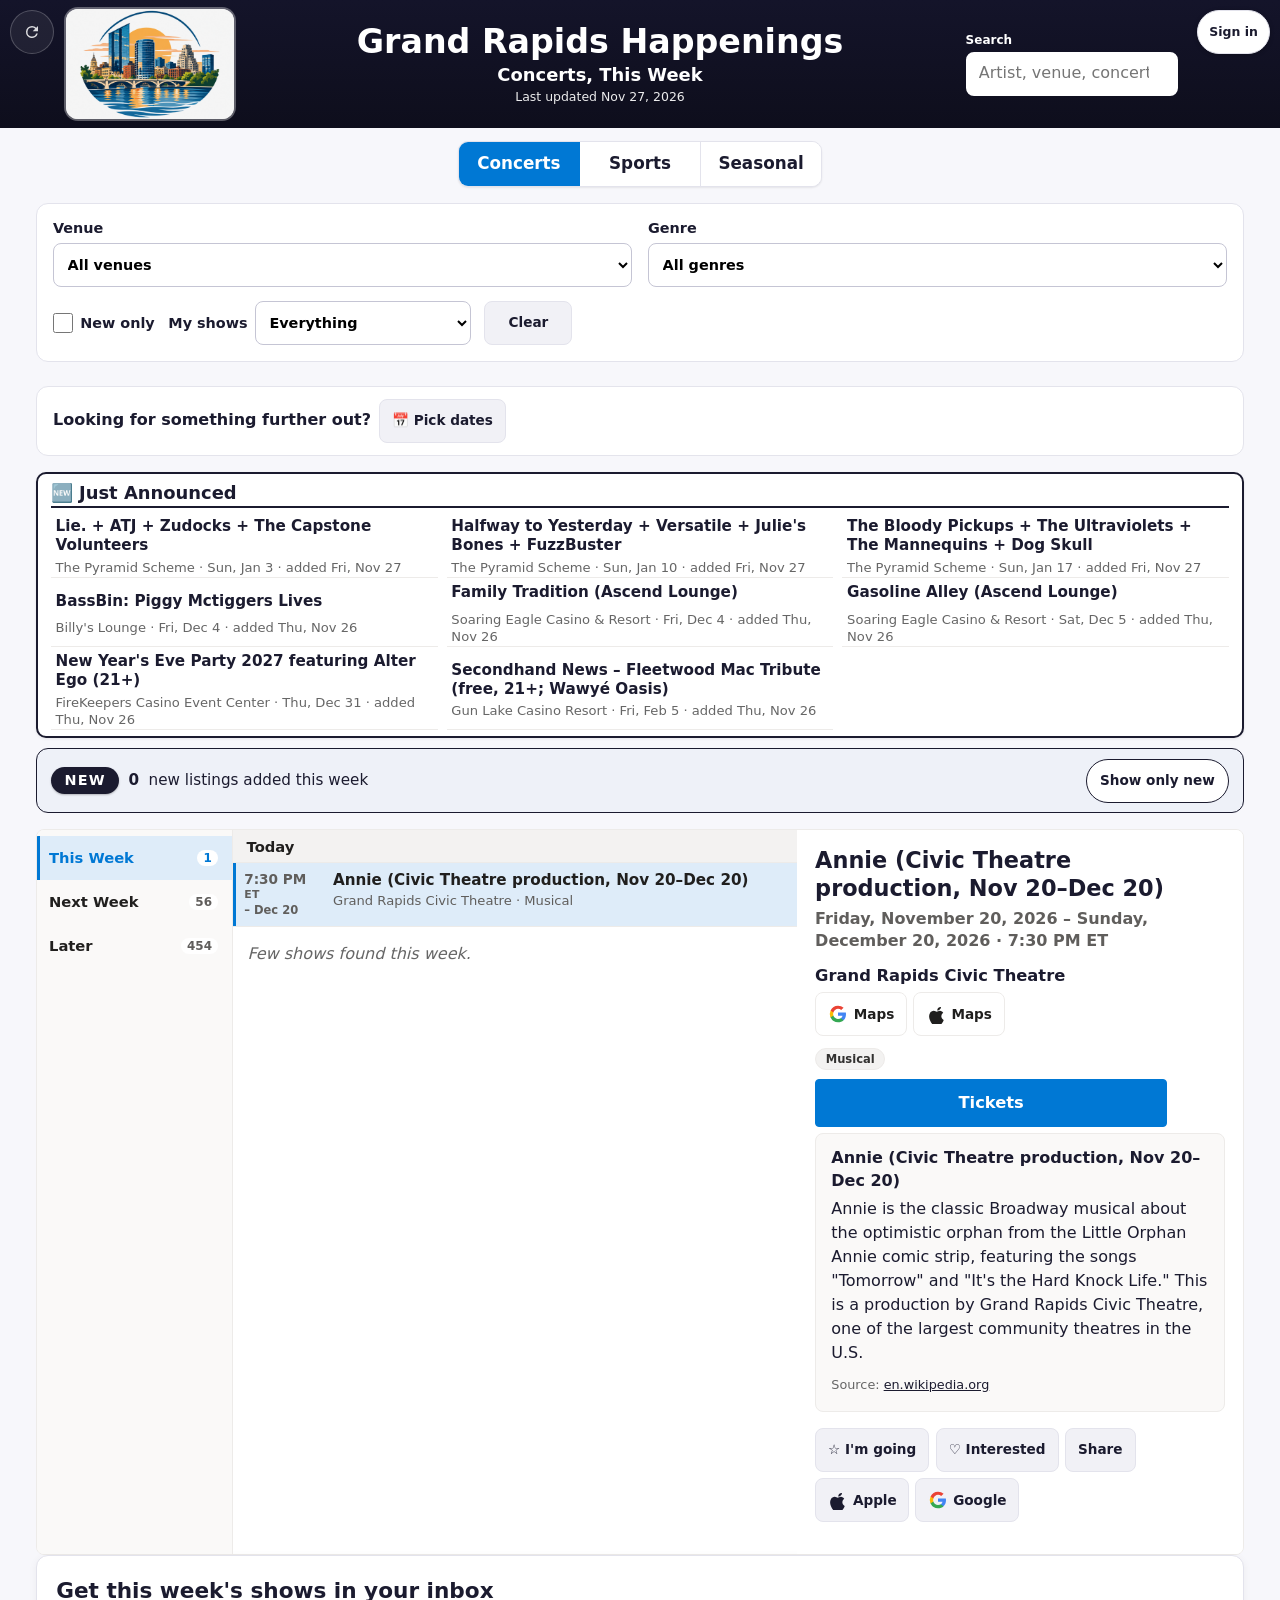
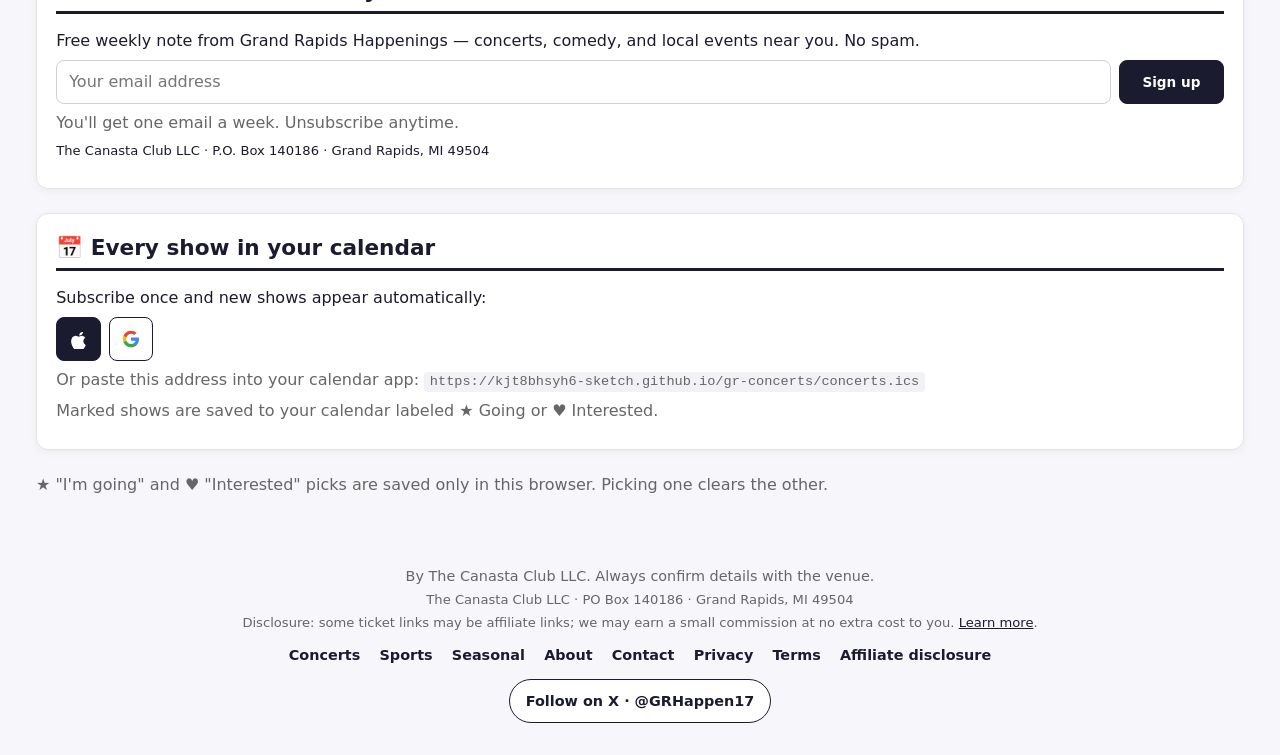
<file: index.html>
<!doctype html><html lang="en"><head><meta name='impact-site-verification' value='eac4d3b9-67de-4eab-9aab-28824f955603'><meta charset="utf-8"><meta name="viewport" content="width=device-width,initial-scale=1"><meta name="google-site-verification" content="nDKhhTOPAaCx34YRSxGSWMy59igHP0gIZXPhLIAlEQs" /><script>(function(l){var h=l.hostname,p=l.pathname;if(/\.pages\.dev$/.test(h)&&h.split(".").length>3)return;if(h==="kjt8bhsyh6-sketch.github.io"){p=p.replace(/^\/gr-concerts(\/|$)/,"/")}else if(h!=="www.grhappenings.com"&&!/\.pages\.dev$/.test(h)){return}p=p.replace(/\/index\.html$/,"/").replace(/\.html$/,"");l.replace("https://grhappenings.com"+p+l.search+l.hash)})(location)</script><link rel="canonical" href="https://grhappenings.com/">
<title>Grand Rapids Happenings</title><meta property="og:site_name" content="Grand Rapids Happenings"><meta name="description" content="Live music in Grand Rapids, MI this week and next, plus shows months ahead. New shows marked NEW.">
<link rel="stylesheet" href="style.css?v=202611270940"><link rel="alternate" type="text/calendar" title="All shows (iCal)" href="concerts.ics"><link rel="manifest" href="manifest.webmanifest?v=202611270940"><link rel="icon" href="icons/favicon.ico?v=202611270940" sizes="any"><link rel="icon" type="image/png" sizes="32x32" href="icons/favicon-32.png?v=202611270940"><link rel="apple-touch-icon" href="icons/apple-touch-icon.png?v=202611270940"><meta name="application-name" content="Grand Rapids Happenings"><meta name="apple-mobile-web-app-title" content="GR Happenings"><meta name="apple-mobile-web-app-capable" content="yes"><meta name="mobile-web-app-capable" content="yes"><meta name="theme-color" content="#14142a"></head><body>
<div class="mast"><header><img class="brand" src="assets/brand/cityscape.png?v=202611270940" alt=""><div class="mast-copy"><h1>Grand Rapids Happenings</h1><p class="subtitle">Concerts, This Week and Next</p><p id="updated"></p></div><div class="mast-search" role="search"><label for="f-q">Search</label><input type="search" id="f-q" placeholder="Artist, venue, concerto…" enterkeyhint="search"></div></header></div>
<nav class="segtoggle" aria-label="Section"><a href="index.html?v=202611270940" aria-current="page">Concerts</a><a href="sports.html?v=202611270940">Sports</a><a href="seasonal.html?v=202611270940">Seasonal</a></nav>
<main>
<section class="filters" aria-label="Filter shows">
  <div class="filter-fields">
    <label>Venue <select id="f-venue"><option value="">All venues</option></select></label>
    <label>Genre <select id="f-genre"><option value="">All genres</option></select></label>
  </div>
  <div class="filter-tools">
    <label><input type="checkbox" id="f-new"> New only</label>
    <label>My shows <select id="f-mine"><option value="">Everything</option><option value="all">Going + Interested</option><option value="going">★ Going only</option><option value="interested">♥ Interested only</option></select></label>
    <button type="button" id="f-clear">Clear</button>
  </div>
</section>
<section class="range" id="range" aria-label="Pick dates">
  <p class="range-ask">Looking for something further out? <button type="button" class="b" id="r-open" aria-expanded="false" aria-controls="r-panel">📅 Pick dates</button></p>
  <div id="r-panel" hidden>
    <div class="r-dates"><label>From <input type="date" id="r-from"></label><label>To <input type="date" id="r-to"></label></div>
    <div class="chips" id="r-chips"></div>
    <p class="row"><button type="button" class="b primary" id="r-go">Show shows</button> <button type="button" class="b" id="r-back">Back to this week</button></p>
  </div>
</section>
<section class="just"><h2>🆕 Just Announced</h2><ul id="just"></ul></section>
<p class="newcount" id="newcount" role="status" hidden></p>
<div class="workspace" id="workspace">
  <nav class="rail" aria-label="When">
    <button type="button" class="rail-btn" data-week="this" aria-pressed="true" aria-controls="agenda">This Week <span class="rail-count" data-count="this"></span></button>
    <button type="button" class="rail-btn" data-week="next" aria-pressed="false" aria-controls="agenda">Next Week <span class="rail-count" data-count="next"></span></button>
    <button type="button" class="rail-btn" data-week="later" aria-pressed="false" aria-controls="agenda">Later <span class="rail-count" data-count="later"></span></button>
  </nav>
  <div class="listpane">
    <p class="list-note" id="list-note" hidden></p>
    <div class="grid" id="agenda" role="listbox" aria-label="Shows"></div>
  </div>
  <aside class="readpane" id="read" aria-label="Show details">
    <div class="read-bar"><button type="button" class="b read-back" id="read-back">Back to list</button></div>
    <div class="read-body" id="read-body"></div>
  </aside>
</div>
<section class="signup"><h2>Get this week's shows in your inbox</h2><p>Free weekly note from Grand Rapids Happenings — concerts, comedy, and local events near you. No spam.</p><form action="https://buttondown.com/api/emails/embed-subscribe/grhappenings" method="post" target="_blank"><input type="email" name="email" placeholder="Your email address" required><input type="hidden" name="tag" value="website"><button type="submit">Sign up</button></form><p class="note">You'll get one email a week. Unsubscribe anytime.</p><p class="mail-addr">The Canasta Club LLC · P.O. Box 140186 · Grand Rapids, MI 49504</p></section>
<section class="signup"><h2>📅 Every show in your calendar</h2><p>Subscribe once and new shows appear automatically:</p><p class="row"><a id="sub-webcal" class="btn cal-mark" href="concerts.ics" aria-label="Subscribe in Apple or Outlook" title="Subscribe in Apple or Outlook"><svg viewBox="0 0 24 24" aria-hidden="true" focusable="false"><path fill="currentColor" d="M16.4 6.6c-.7.8-1.8 1.4-2.9 1.3-.1-1.1.4-2.3 1.1-3 0 0 .1 0 .1-.1.8-.7 2.1-1.2 3.2-1.2.1 1.2-.3 2.3-1.5 3zm.6 1.6c-1.8-.1-3.3 1-4.1 1-.9 0-2.2-1-3.6-1-1.9 0-3.6 1.1-4.6 2.8-2 3.4-.5 8.4 1.4 11.2.9 1.4 2 2.9 3.4 2.8 1.4 0 1.9-.9 3.5-.9s2.1.9 3.5.9c1.5 0 2.4-1.3 3.3-2.7 1-1.6 1.5-3.1 1.5-3.2-.1 0-2.9-1.1-2.9-4.4 0-2.7 2.2-4 2.3-4.1-1.3-1.8-3.2-2.1-3.7-2.4z"/></svg></a> <a id="sub-google" class="btn ghost cal-mark" href="#" target="_blank" rel="noopener" aria-label="Subscribe in Google Calendar" title="Subscribe in Google Calendar"><svg viewBox="0 0 24 24" aria-hidden="true" focusable="false"><path fill="#4285F4" d="M21.6 12.3c0-.7-.1-1.4-.2-2H12v3.8h5.4a4.6 4.6 0 0 1-2 3v2.5h3.2c1.9-1.8 3-4.3 3-7.3z"/><path fill="#34A853" d="M12 22c2.7 0 5-.9 6.6-2.5l-3.2-2.5c-.9.6-2 .9-3.4.9-2.6 0-4.8-1.8-5.6-4.2H3.1v2.6A10 10 0 0 0 12 22z"/><path fill="#FBBC05" d="M6.4 13.7a6 6 0 0 1 0-3.4V7.7H3.1a10 10 0 0 0 0 8.6l3.3-2.6z"/><path fill="#EA4335" d="M12 5.8c1.5 0 2.8.5 3.8 1.5l2.9-2.9C16.9 2.8 14.7 2 12 2a10 10 0 0 0-8.9 5.7l3.3 2.6c.8-2.4 3-4.5 5.6-4.5z"/></svg></a></p><p class="note">Or paste this address into your calendar app: <code id="sub-url"></code></p><p class="note">Marked shows are saved to your calendar labeled ★ Going or ♥ Interested.</p></section>
<section class="signup" id="submit" hidden><h2>Know a show we missed?</h2><p>Tell us about a concert or local event. We check every submission before it goes on the site.</p><p><a id="submit-link" class="btn" href="#" target="_blank" rel="noopener">Submit an event</a></p></section>
<section id="comments" hidden><h2>Comments</h2><div id="giscus"></div></section>
<p class="note">★ "I'm going" and ♥ "Interested" picks are saved only in this browser. Picking one clears the other.</p>
</main>
<div id="toast" role="status" hidden></div>
<footer><p>By The Canasta Club LLC. Always confirm details with the venue.</p><p class="mail-addr">The Canasta Club LLC · PO Box 140186 · Grand Rapids, MI 49504</p><p class="disclosure">Disclosure: some ticket links may be affiliate links; we may earn a small commission at no extra cost to you. <a href="about.html#disclosure">Learn more</a>.</p><nav class="footlinks"><a href="index.html?v=202611270940">Concerts</a><a href="sports.html?v=202611270940">Sports</a><a href="seasonal.html?v=202611270940">Seasonal</a><a href="about.html">About</a><a href="about.html#contact">Contact</a><a href="privacy.html">Privacy</a><a href="terms.html">Terms</a><a href="about.html#disclosure">Affiliate disclosure</a></nav><p class="xfoot"><a href="https://x.com/GRHappen17" target="_blank" rel="noopener me" aria-label="Follow Grand Rapids Happenings on X (@GRHappen17)">Follow on X · @GRHappen17</a></p></footer>
<script src="config.js?v=202611270940"></script><script src="concerts.js?v=202611270940"></script><script src="bios.js?v=202611270940"></script><script src="ics.js?v=202611270940"></script><script src="venues.js?v=202611270940"></script><script src="date-range.js?v=202611270940"></script><script src="bio-modal.js?v=202611270940"></script><script src="marks.js?v=202611270940"></script><script src="pane.js?v=202611270940"></script><script src="app.js?v=202611270940"></script>
<script src="profiles.js?v=202611270940"></script><script src="track.js?v=202611270940"></script><script src="refresh.js?v=202611270940"></script>
<script data-goatcounter="https://grhappenings.goatcounter.com/count" async src="//gc.zgo.at/count.js"></script>
</body></html>
</file>
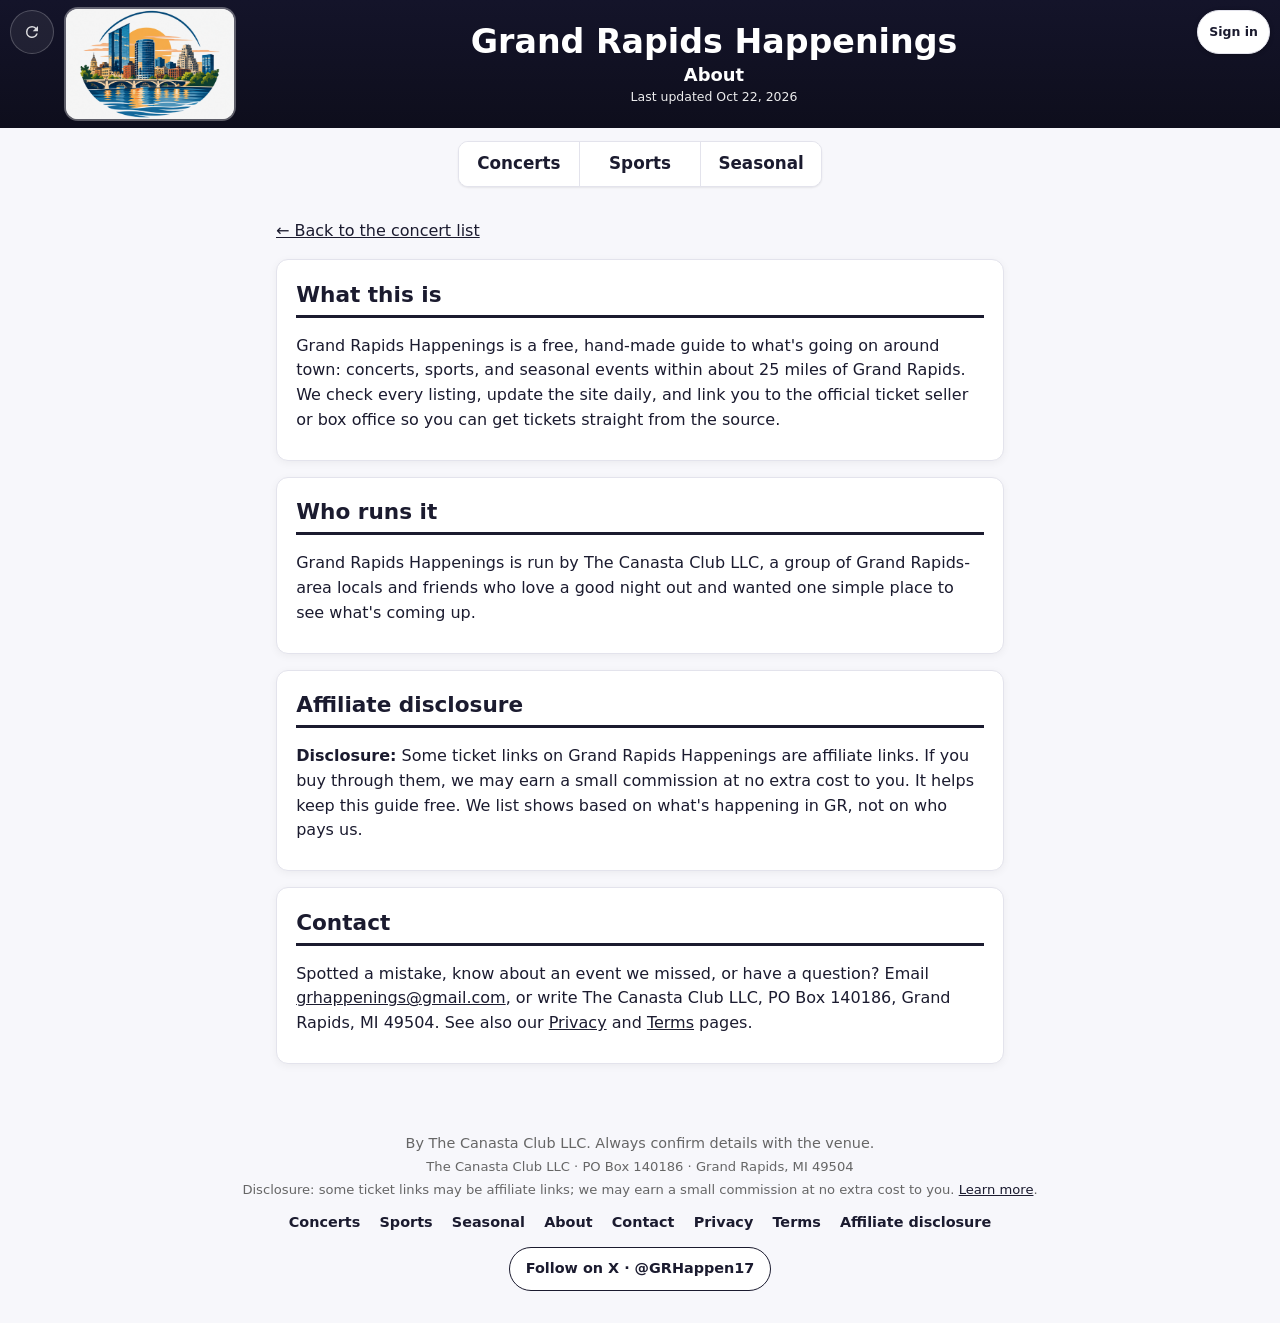
<file: about.html>
<!doctype html><html lang="en"><head><meta charset="utf-8"><meta name="viewport" content="width=device-width,initial-scale=1"><meta name="google-site-verification" content="nDKhhTOPAaCx34YRSxGSWMy59igHP0gIZXPhLIAlEQs" /><script>(function(l){var h=l.hostname,p=l.pathname;if(/\.pages\.dev$/.test(h)&&h.split(".").length>3)return;if(h==="kjt8bhsyh6-sketch.github.io"){p=p.replace(/^\/gr-concerts(\/|$)/,"/")}else if(h!=="www.grhappenings.com"&&!/\.pages\.dev$/.test(h)){return}p=p.replace(/\/index\.html$/,"/").replace(/\.html$/,"");l.replace("https://grhappenings.com"+p+l.search+l.hash)})(location)</script><link rel="canonical" href="https://grhappenings.com/about">
<title>Grand Rapids Happenings · About</title><meta property="og:site_name" content="Grand Rapids Happenings"><link rel="stylesheet" href="style.css?v=202611270940"><link rel="manifest" href="manifest.webmanifest?v=202611270940"><link rel="icon" href="icons/favicon.ico?v=202611270940" sizes="any"><link rel="icon" type="image/png" sizes="32x32" href="icons/favicon-32.png?v=202611270940"><link rel="apple-touch-icon" href="icons/apple-touch-icon.png?v=202611270940"><meta name="application-name" content="Grand Rapids Happenings"><meta name="apple-mobile-web-app-title" content="GR Happenings"><meta name="apple-mobile-web-app-capable" content="yes"><meta name="mobile-web-app-capable" content="yes"><meta name="theme-color" content="#14142a"></head><body>
<div class="mast"><header><img class="brand" src="assets/brand/cityscape.png?v=202611270940" alt=""><div class="mast-copy"><h1>Grand Rapids Happenings</h1><p class="subtitle">About</p><p id="updated">Last updated Oct 22, 2026</p></div></header></div>
<nav class="segtoggle" aria-label="Section"><a href="index.html?v=202611270940">Concerts</a><a href="sports.html?v=202611270940">Sports</a><a href="seasonal.html?v=202611270940">Seasonal</a></nav>
<main class="doc"><p><a href="index.html?v=202611270940">← Back to the concert list</a></p>
<section class="signup"><h2>What this is</h2><p>Grand Rapids Happenings is a free, hand-made guide to what's going on around town: concerts, sports, and seasonal events within about 25 miles of Grand Rapids. We check every listing, update the site daily, and link you to the official ticket seller or box office so you can get tickets straight from the source.</p></section>
<section class="signup"><h2>Who runs it</h2><p>Grand Rapids Happenings is run by The Canasta Club LLC, a group of Grand Rapids-area locals and friends who love a good night out and wanted one simple place to see what's coming up.</p></section>
<section class="signup" id="disclosure"><h2>Affiliate disclosure</h2><p><strong>Disclosure:</strong> Some ticket links on Grand Rapids Happenings are affiliate links. If you buy through them, we may earn a small commission at no extra cost to you. It helps keep this guide free. We list shows based on what's happening in GR, not on who pays us.</p></section>
<section class="signup" id="contact"><h2>Contact</h2><p>Spotted a mistake, know about an event we missed, or have a question? Email <a href="mailto:grhappenings@gmail.com">grhappenings@gmail.com</a>, or write The Canasta Club LLC, PO Box 140186, Grand Rapids, MI 49504. See also our <a href="privacy.html">Privacy</a> and <a href="terms.html">Terms</a> pages.</p></section>
</main><footer><p>By The Canasta Club LLC. Always confirm details with the venue.</p><p class="mail-addr">The Canasta Club LLC · PO Box 140186 · Grand Rapids, MI 49504</p><p class="disclosure">Disclosure: some ticket links may be affiliate links; we may earn a small commission at no extra cost to you. <a href="about.html#disclosure">Learn more</a>.</p><nav class="footlinks"><a href="index.html?v=202611270940">Concerts</a><a href="sports.html?v=202611270940">Sports</a><a href="seasonal.html?v=202611270940">Seasonal</a><a href="about.html">About</a><a href="about.html#contact">Contact</a><a href="privacy.html">Privacy</a><a href="terms.html">Terms</a><a href="about.html#disclosure">Affiliate disclosure</a></nav><p class="xfoot"><a href="https://x.com/GRHappen17" target="_blank" rel="noopener me" aria-label="Follow Grand Rapids Happenings on X (@GRHappen17)">Follow on X · @GRHappen17</a></p></footer><script src="profiles.js?v=202611270940"></script><script src="track.js?v=202611270940"></script><script src="refresh.js?v=202611270940"></script>
<script data-goatcounter="https://grhappenings.goatcounter.com/count" async src="//gc.zgo.at/count.js"></script>
</body></html>
</file>
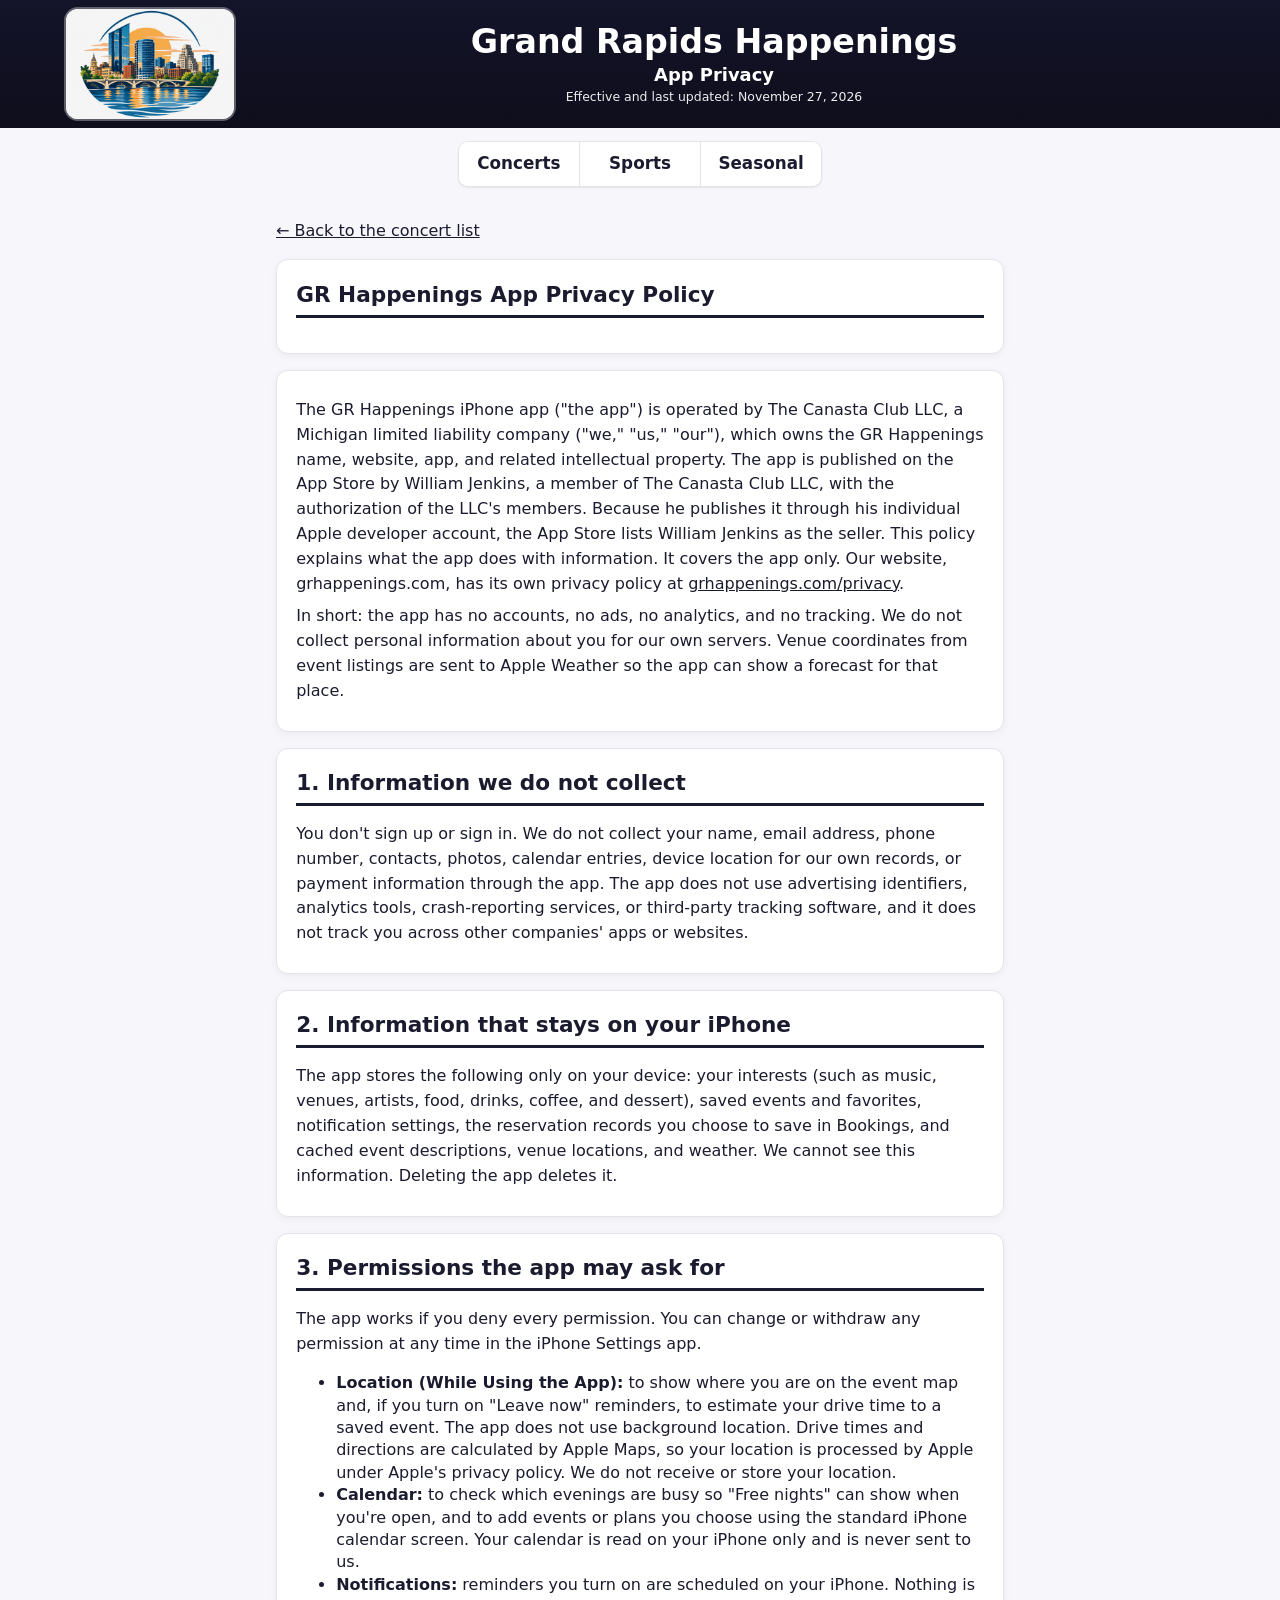
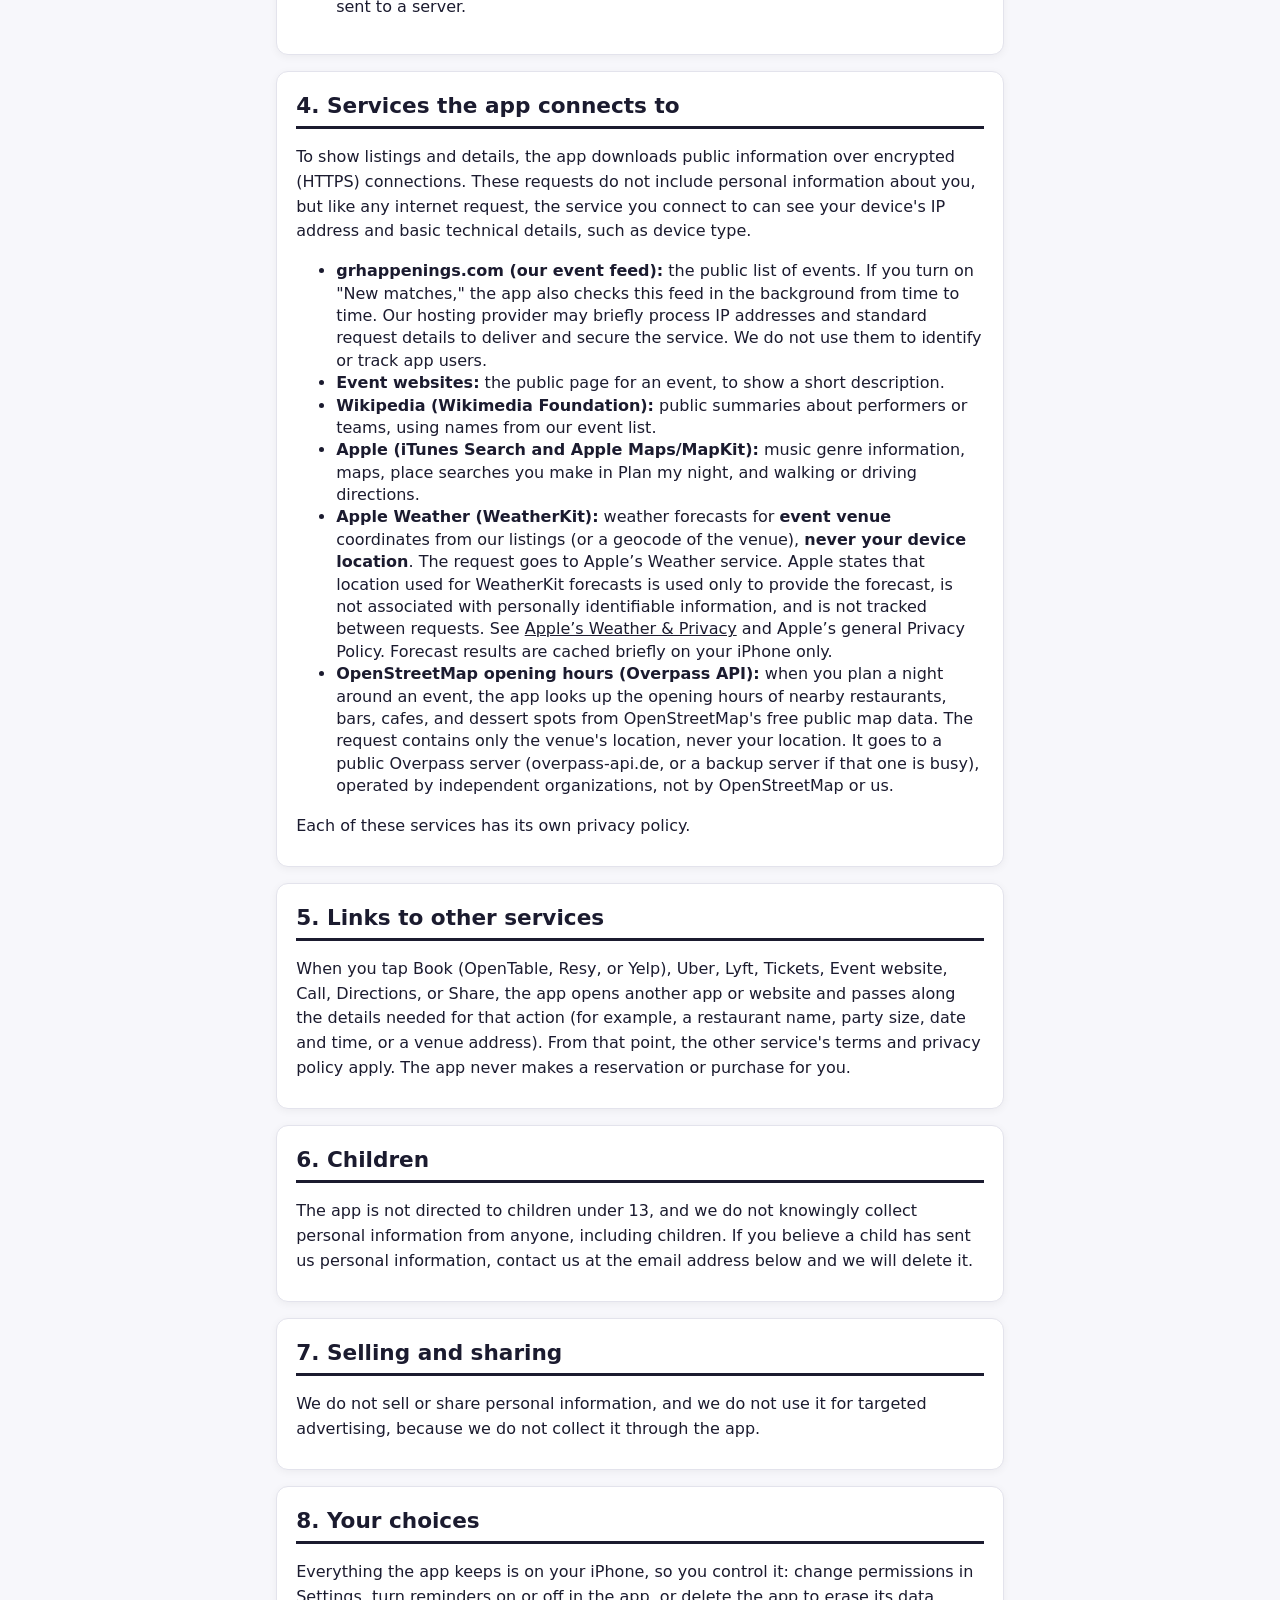
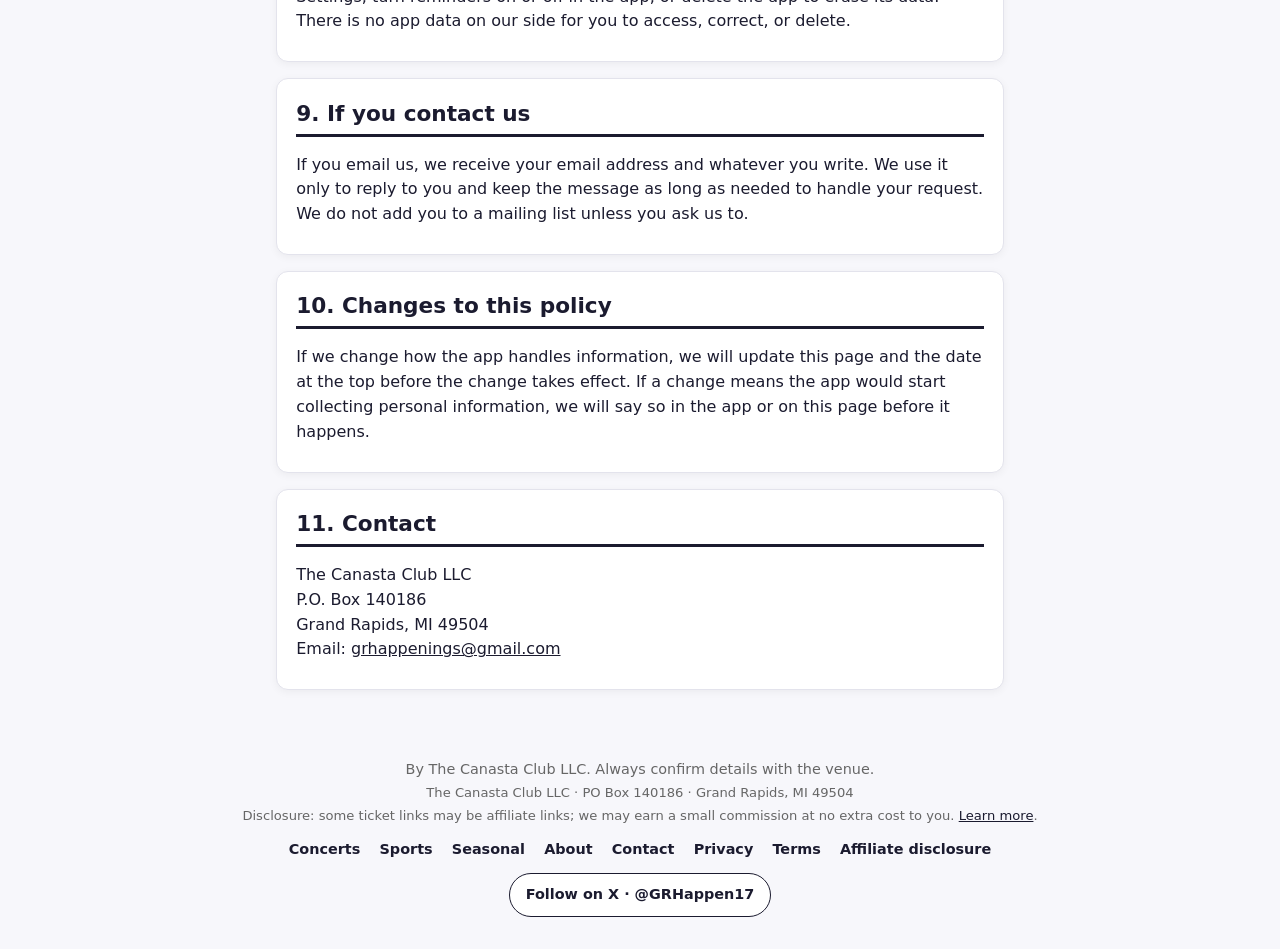
<file: app-privacy.html>
<!doctype html><html lang="en"><head><meta charset="utf-8"><meta name="viewport" content="width=device-width,initial-scale=1"><meta name="google-site-verification" content="nDKhhTOPAaCx34YRSxGSWMy59igHP0gIZXPhLIAlEQs" /><script>(function(l){var h=l.hostname,p=l.pathname;if(/\.pages\.dev$/.test(h)&&h.split(".").length>3)return;if(h==="kjt8bhsyh6-sketch.github.io"){p=p.replace(/^\/gr-concerts(\/|$)/,"/")}else if(h!=="www.grhappenings.com"&&!/\.pages\.dev$/.test(h)){return}p=p.replace(/\/index\.html$/,"/").replace(/\.html$/,"");l.replace("https://grhappenings.com"+p+l.search+l.hash)})(location)</script><link rel="canonical" href="https://grhappenings.com/app-privacy">
<title>GR Happenings App Privacy Policy · Grand Rapids Happenings</title><meta name="description" content="Privacy policy for the GR Happenings iPhone app, operated by The Canasta Club LLC."><meta property="og:site_name" content="Grand Rapids Happenings"><link rel="stylesheet" href="style.css?v=202611270940"><link rel="manifest" href="manifest.webmanifest?v=202611270940"><link rel="icon" href="icons/favicon.ico?v=202611270940" sizes="any"><link rel="icon" type="image/png" sizes="32x32" href="icons/favicon-32.png?v=202611270940"><link rel="apple-touch-icon" href="icons/apple-touch-icon.png?v=202611270940"><meta name="application-name" content="Grand Rapids Happenings"><meta name="apple-mobile-web-app-title" content="GR Happenings"><meta name="apple-mobile-web-app-capable" content="yes"><meta name="mobile-web-app-capable" content="yes"><meta name="theme-color" content="#14142a"></head><body>
<div class="mast"><header><img class="brand" src="assets/brand/cityscape.png?v=202611270940" alt=""><div class="mast-copy"><h1>Grand Rapids Happenings</h1><p class="subtitle">App Privacy</p><p id="updated">Effective and last updated: November 27, 2026</p></div></header></div>
<nav class="segtoggle" aria-label="Section"><a href="index.html?v=202611270940">Concerts</a><a href="sports.html?v=202611270940">Sports</a><a href="seasonal.html?v=202611270940">Seasonal</a></nav>
<main class="doc"><p><a href="index.html?v=202611270940">← Back to the concert list</a></p>
<section class="signup"><h2>GR Happenings App Privacy Policy</h2></section>
<section class="signup">
<p>The GR Happenings iPhone app ("the app") is operated by The Canasta Club LLC, a Michigan limited liability company ("we," "us," "our"), which owns the GR Happenings name, website, app, and related intellectual property. The app is published on the App Store by William Jenkins, a member of The Canasta Club LLC, with the authorization of the LLC's members. Because he publishes it through his individual Apple developer account, the App Store lists William Jenkins as the seller. This policy explains what the app does with information. It covers the app only. Our website, grhappenings.com, has its own privacy policy at <a href="privacy.html">grhappenings.com/privacy</a>.</p>
<p>In short: the app has no accounts, no ads, no analytics, and no tracking. We do not collect personal information about you for our own servers. Venue coordinates from event listings are sent to Apple Weather so the app can show a forecast for that place.</p>
</section>
<section class="signup"><h2>1. Information we do not collect</h2>
<p>You don't sign up or sign in. We do not collect your name, email address, phone number, contacts, photos, calendar entries, device location for our own records, or payment information through the app. The app does not use advertising identifiers, analytics tools, crash-reporting services, or third-party tracking software, and it does not track you across other companies' apps or websites.</p>
</section>
<section class="signup"><h2>2. Information that stays on your iPhone</h2>
<p>The app stores the following only on your device: your interests (such as music, venues, artists, food, drinks, coffee, and dessert), saved events and favorites, notification settings, the reservation records you choose to save in Bookings, and cached event descriptions, venue locations, and weather. We cannot see this information. Deleting the app deletes it.</p>
</section>
<section class="signup"><h2>3. Permissions the app may ask for</h2>
<p>The app works if you deny every permission. You can change or withdraw any permission at any time in the iPhone Settings app.</p>
<ul><li><strong>Location (While Using the App):</strong> to show where you are on the event map and, if you turn on "Leave now" reminders, to estimate your drive time to a saved event. The app does not use background location. Drive times and directions are calculated by Apple Maps, so your location is processed by Apple under Apple's privacy policy. We do not receive or store your location.</li><li><strong>Calendar:</strong> to check which evenings are busy so "Free nights" can show when you're open, and to add events or plans you choose using the standard iPhone calendar screen. Your calendar is read on your iPhone only and is never sent to us.</li><li><strong>Notifications:</strong> reminders you turn on are scheduled on your iPhone. Nothing is sent to a server.</li></ul>
</section>
<section class="signup"><h2>4. Services the app connects to</h2>
<p>To show listings and details, the app downloads public information over encrypted (HTTPS) connections. These requests do not include personal information about you, but like any internet request, the service you connect to can see your device's IP address and basic technical details, such as device type.</p>
<ul><li><strong>grhappenings.com (our event feed):</strong> the public list of events. If you turn on "New matches," the app also checks this feed in the background from time to time. Our hosting provider may briefly process IP addresses and standard request details to deliver and secure the service. We do not use them to identify or track app users.</li><li><strong>Event websites:</strong> the public page for an event, to show a short description.</li><li><strong>Wikipedia (Wikimedia Foundation):</strong> public summaries about performers or teams, using names from our event list.</li><li><strong>Apple (iTunes Search and Apple Maps/MapKit):</strong> music genre information, maps, place searches you make in Plan my night, and walking or driving directions.</li><li><strong>Apple Weather (WeatherKit):</strong> weather forecasts for <strong>event venue</strong> coordinates from our listings (or a geocode of the venue), <strong>never your device location</strong>. The request goes to Apple’s Weather service. Apple states that location used for WeatherKit forecasts is used only to provide the forecast, is not associated with personally identifiable information, and is not tracked between requests. See <a href="https://www.apple.com/legal/privacy/data/en/weather/" target="_blank" rel="noopener">Apple’s Weather &amp; Privacy</a> and Apple’s general Privacy Policy. Forecast results are cached briefly on your iPhone only.</li><li><strong>OpenStreetMap opening hours (Overpass API):</strong> when you plan a night around an event, the app looks up the opening hours of nearby restaurants, bars, cafes, and dessert spots from OpenStreetMap's free public map data. The request contains only the venue's location, never your location. It goes to a public Overpass server (overpass-api.de, or a backup server if that one is busy), operated by independent organizations, not by OpenStreetMap or us.</li></ul>
<p>Each of these services has its own privacy policy.</p>
</section>
<section class="signup"><h2>5. Links to other services</h2>
<p>When you tap Book (OpenTable, Resy, or Yelp), Uber, Lyft, Tickets, Event website, Call, Directions, or Share, the app opens another app or website and passes along the details needed for that action (for example, a restaurant name, party size, date and time, or a venue address). From that point, the other service's terms and privacy policy apply. The app never makes a reservation or purchase for you.</p>
</section>
<section class="signup"><h2>6. Children</h2>
<p>The app is not directed to children under 13, and we do not knowingly collect personal information from anyone, including children. If you believe a child has sent us personal information, contact us at the email address below and we will delete it.</p>
</section>
<section class="signup"><h2>7. Selling and sharing</h2>
<p>We do not sell or share personal information, and we do not use it for targeted advertising, because we do not collect it through the app.</p>
</section>
<section class="signup"><h2>8. Your choices</h2>
<p>Everything the app keeps is on your iPhone, so you control it: change permissions in Settings, turn reminders on or off in the app, or delete the app to erase its data. There is no app data on our side for you to access, correct, or delete.</p>
</section>
<section class="signup"><h2>9. If you contact us</h2>
<p>If you email us, we receive your email address and whatever you write. We use it only to reply to you and keep the message as long as needed to handle your request. We do not add you to a mailing list unless you ask us to.</p>
</section>
<section class="signup"><h2>10. Changes to this policy</h2>
<p>If we change how the app handles information, we will update this page and the date at the top before the change takes effect. If a change means the app would start collecting personal information, we will say so in the app or on this page before it happens.</p>
</section>
<section class="signup"><h2>11. Contact</h2>
<p>The Canasta Club LLC<br>P.O. Box 140186<br>Grand Rapids, MI 49504<br>Email: <a href="mailto:grhappenings@gmail.com">grhappenings@gmail.com</a></p>
</section>
</main><footer><p>By The Canasta Club LLC. Always confirm details with the venue.</p><p class="mail-addr">The Canasta Club LLC · PO Box 140186 · Grand Rapids, MI 49504</p><p class="disclosure">Disclosure: some ticket links may be affiliate links; we may earn a small commission at no extra cost to you. <a href="about.html#disclosure">Learn more</a>.</p><nav class="footlinks"><a href="index.html?v=202611270940">Concerts</a><a href="sports.html?v=202611270940">Sports</a><a href="seasonal.html?v=202611270940">Seasonal</a><a href="about.html">About</a><a href="about.html#contact">Contact</a><a href="privacy.html">Privacy</a><a href="terms.html">Terms</a><a href="about.html#disclosure">Affiliate disclosure</a></nav><p class="xfoot"><a href="https://x.com/GRHappen17" target="_blank" rel="noopener me" aria-label="Follow Grand Rapids Happenings on X (@GRHappen17)">Follow on X · @GRHappen17</a></p></footer>
</body></html>
</file>
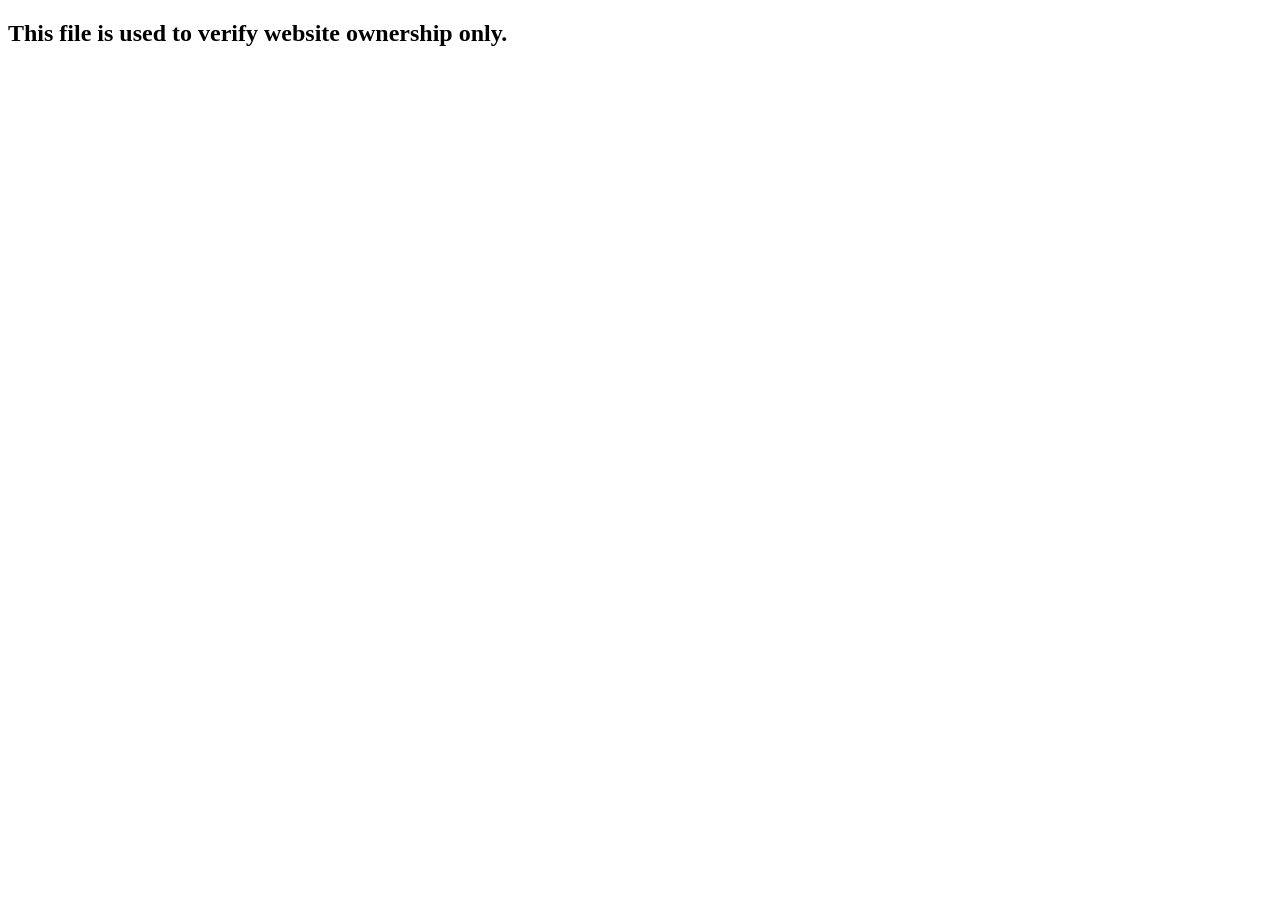
<file: fo-verify.html>
<!DOCTYPE html>
<html>
<head>
    <meta name="fo-verify" content="bc0b978f-0deb-41b9-80cc-9bf9d3dec250">
    <title></title>
</head>
<body>
    <h2>This file is used to verify website ownership only.</h2>
</body>
</html>
</file>
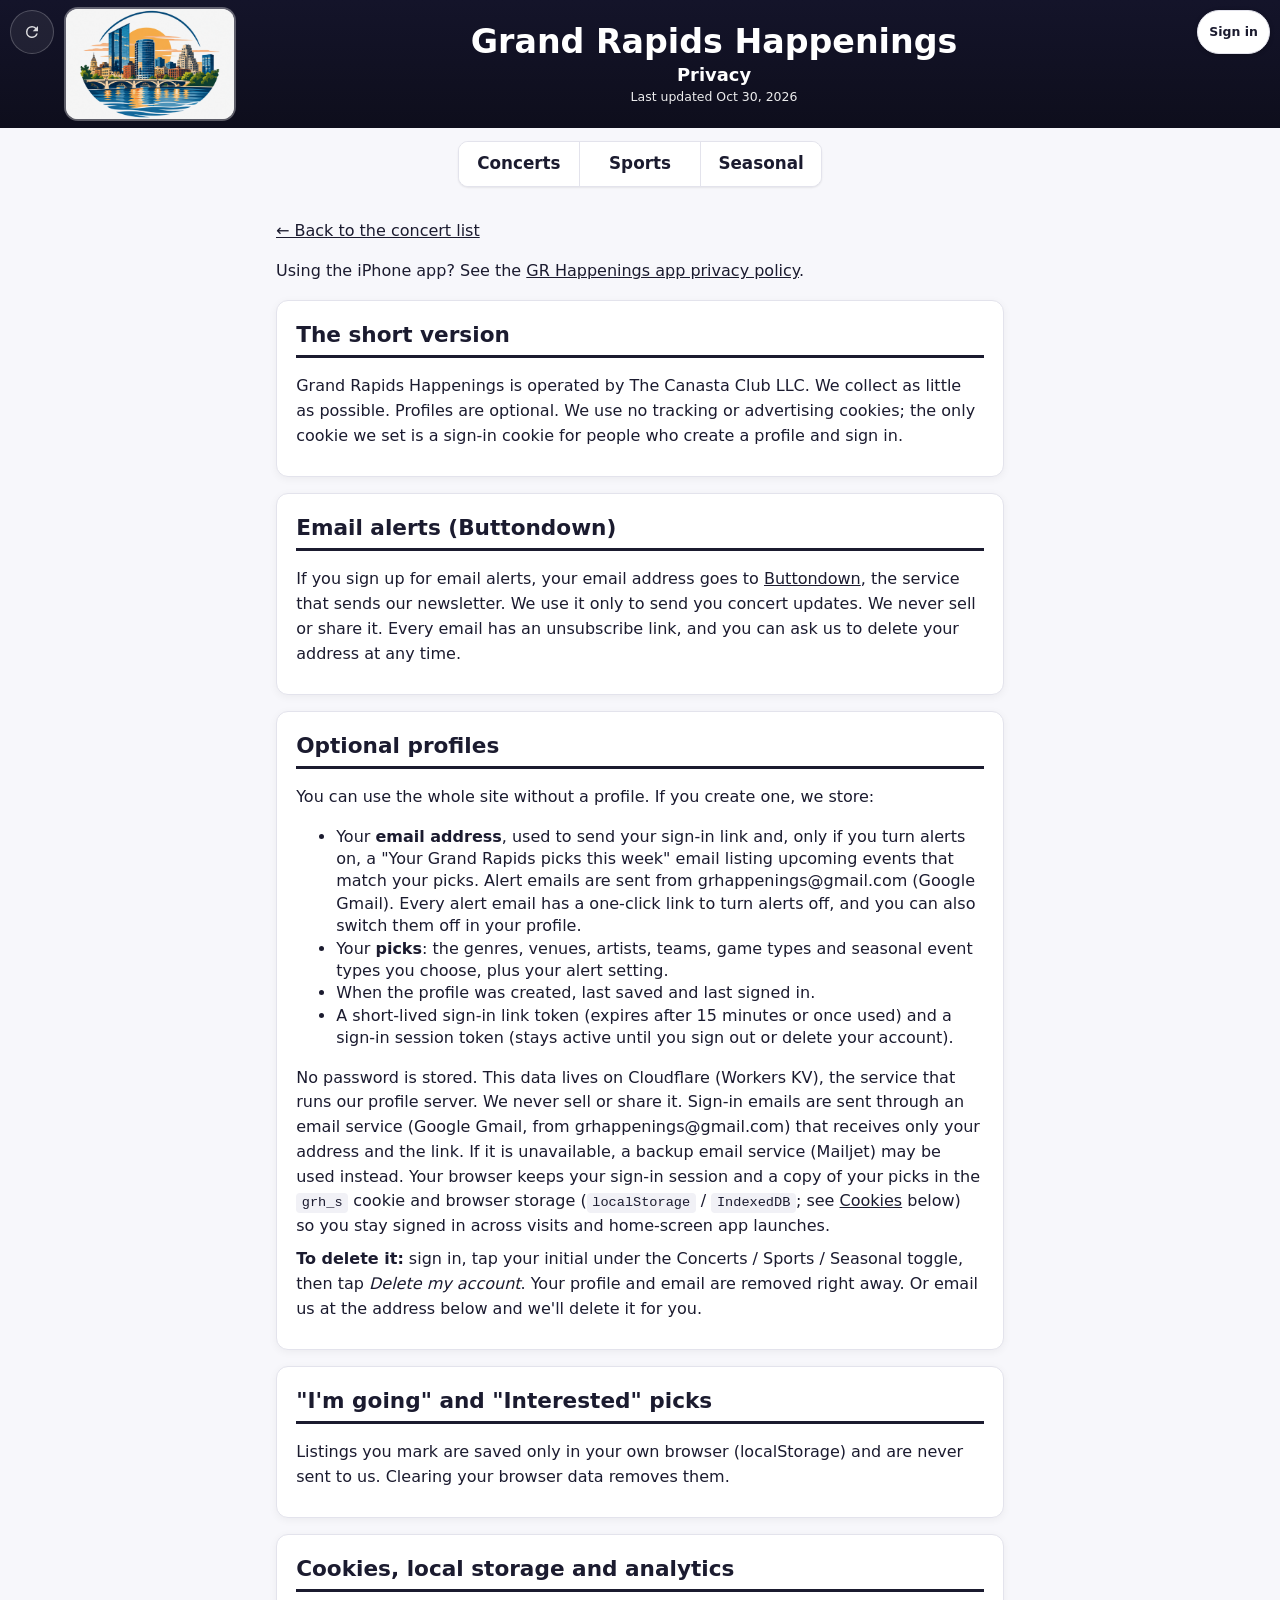
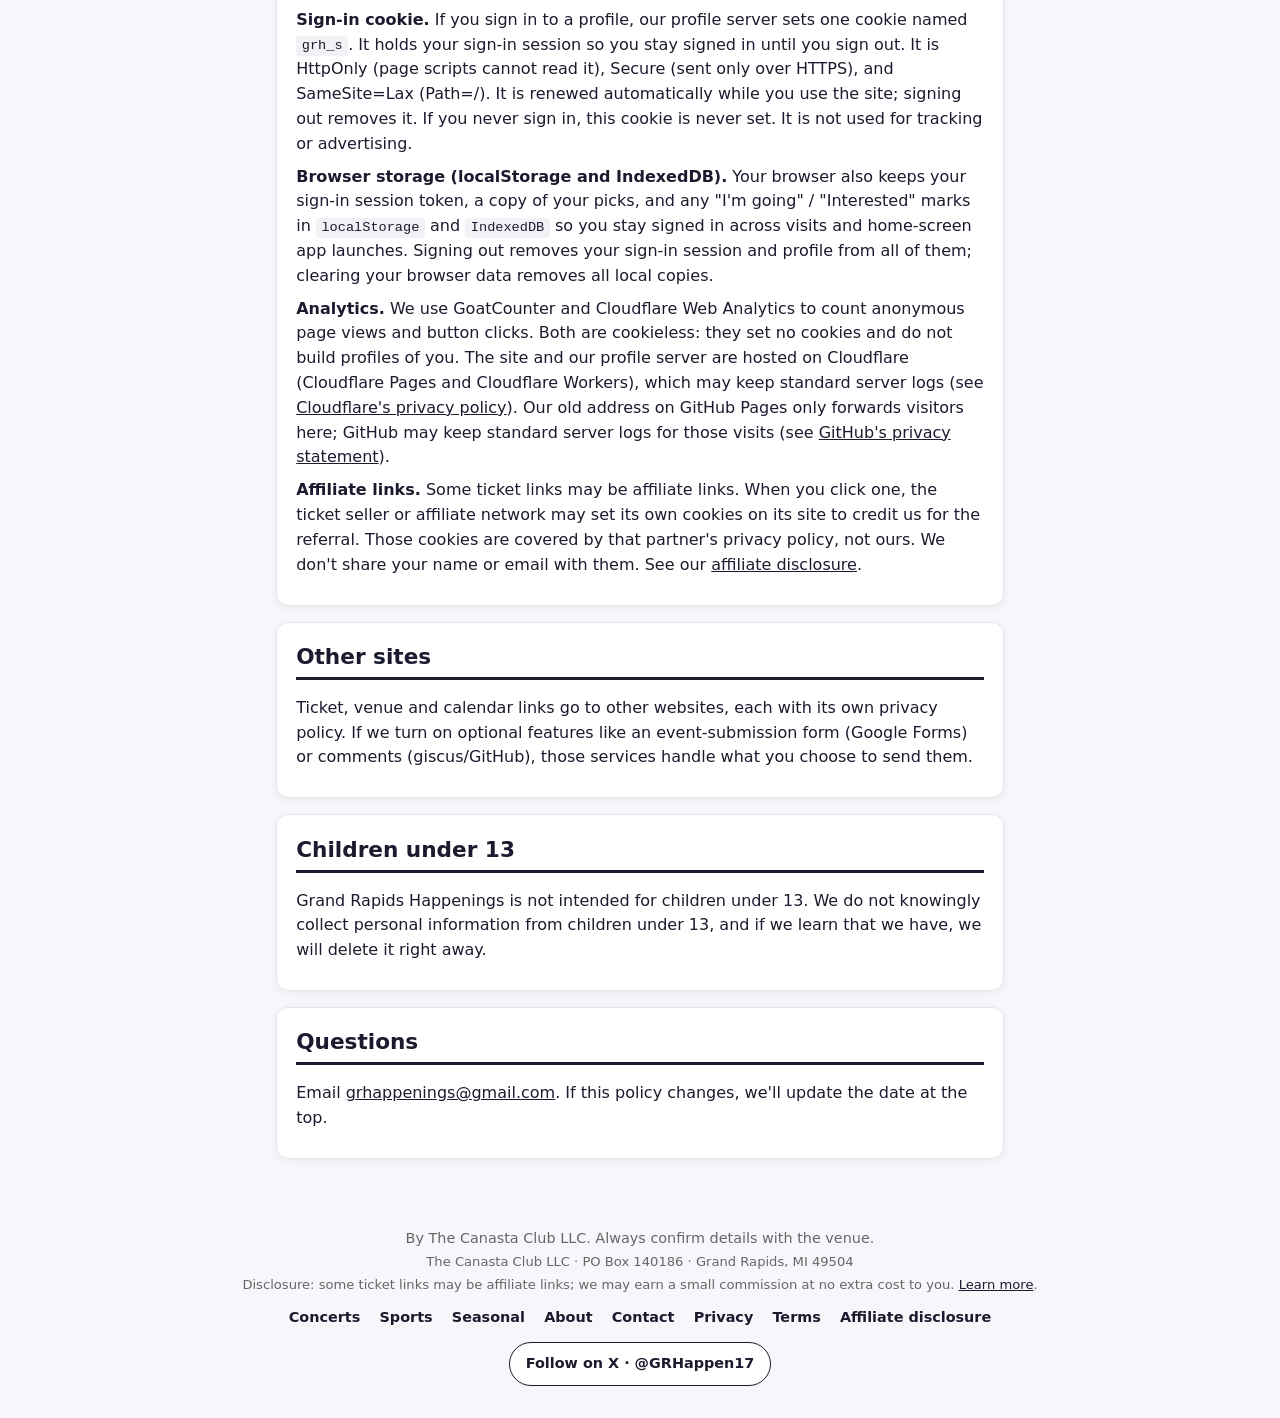
<file: privacy.html>
<!doctype html><html lang="en"><head><meta charset="utf-8"><meta name="viewport" content="width=device-width,initial-scale=1"><meta name="google-site-verification" content="nDKhhTOPAaCx34YRSxGSWMy59igHP0gIZXPhLIAlEQs" /><script>(function(l){var h=l.hostname,p=l.pathname;if(/\.pages\.dev$/.test(h)&&h.split(".").length>3)return;if(h==="kjt8bhsyh6-sketch.github.io"){p=p.replace(/^\/gr-concerts(\/|$)/,"/")}else if(h!=="www.grhappenings.com"&&!/\.pages\.dev$/.test(h)){return}p=p.replace(/\/index\.html$/,"/").replace(/\.html$/,"");l.replace("https://grhappenings.com"+p+l.search+l.hash)})(location)</script><link rel="canonical" href="https://grhappenings.com/privacy">
<title>Grand Rapids Happenings · Privacy</title><meta property="og:site_name" content="Grand Rapids Happenings"><link rel="stylesheet" href="style.css?v=202611270940"><link rel="manifest" href="manifest.webmanifest?v=202611270940"><link rel="icon" href="icons/favicon.ico?v=202611270940" sizes="any"><link rel="icon" type="image/png" sizes="32x32" href="icons/favicon-32.png?v=202611270940"><link rel="apple-touch-icon" href="icons/apple-touch-icon.png?v=202611270940"><meta name="application-name" content="Grand Rapids Happenings"><meta name="apple-mobile-web-app-title" content="GR Happenings"><meta name="apple-mobile-web-app-capable" content="yes"><meta name="mobile-web-app-capable" content="yes"><meta name="theme-color" content="#14142a"></head><body>
<div class="mast"><header><img class="brand" src="assets/brand/cityscape.png?v=202611270940" alt=""><div class="mast-copy"><h1>Grand Rapids Happenings</h1><p class="subtitle">Privacy</p><p id="updated">Last updated Oct 30, 2026</p></div></header></div>
<nav class="segtoggle" aria-label="Section"><a href="index.html?v=202611270940">Concerts</a><a href="sports.html?v=202611270940">Sports</a><a href="seasonal.html?v=202611270940">Seasonal</a></nav>
<main class="doc"><p><a href="index.html?v=202611270940">← Back to the concert list</a></p>
<p>Using the iPhone app? See the <a href="app-privacy.html">GR Happenings app privacy policy</a>.</p>
<section class="signup"><h2>The short version</h2><p>Grand Rapids Happenings is operated by The Canasta Club LLC. We collect as little as possible. Profiles are optional. We use no tracking or advertising cookies; the only cookie we set is a sign-in cookie for people who create a profile and sign in.</p></section>
<section class="signup"><h2>Email alerts (Buttondown)</h2><p>If you sign up for email alerts, your email address goes to <a href="https://buttondown.com/legal/privacy" target="_blank" rel="noopener">Buttondown</a>, the service that sends our newsletter. We use it only to send you concert updates. We never sell or share it. Every email has an unsubscribe link, and you can ask us to delete your address at any time.</p></section>
<section class="signup" id="profiles"><h2>Optional profiles</h2><p>You can use the whole site without a profile. If you create one, we store:</p><ul><li>Your <strong>email address</strong>, used to send your sign-in link and, only if you turn alerts on, a "Your Grand Rapids picks this week" email listing upcoming events that match your picks. Alert emails are sent from grhappenings@gmail.com (Google Gmail). Every alert email has a one-click link to turn alerts off, and you can also switch them off in your profile.</li><li>Your <strong>picks</strong>: the genres, venues, artists, teams, game types and seasonal event types you choose, plus your alert setting.</li><li>When the profile was created, last saved and last signed in.</li><li>A short-lived sign-in link token (expires after 15 minutes or once used) and a sign-in session token (stays active until you sign out or delete your account).</li></ul><p>No password is stored. This data lives on Cloudflare (Workers KV), the service that runs our profile server. We never sell or share it. Sign-in emails are sent through an email service (Google Gmail, from grhappenings@gmail.com) that receives only your address and the link. If it is unavailable, a backup email service (Mailjet) may be used instead. Your browser keeps your sign-in session and a copy of your picks in the <code>grh_s</code> cookie and browser storage (<code>localStorage</code> / <code>IndexedDB</code>; see <a href="#cookies">Cookies</a> below) so you stay signed in across visits and home-screen app launches.</p><p><strong>To delete it:</strong> sign in, tap your initial under the Concerts / Sports / Seasonal toggle, then tap <em>Delete my account</em>. Your profile and email are removed right away. Or email us at the address below and we'll delete it for you.</p></section>
<section class="signup"><h2>"I'm going" and "Interested" picks</h2><p>Listings you mark are saved only in your own browser (localStorage) and are never sent to us. Clearing your browser data removes them.</p></section>
<section class="signup" id="cookies"><h2>Cookies, local storage and analytics</h2><p><strong>Sign-in cookie.</strong> If you sign in to a profile, our profile server sets one cookie named <code>grh_s</code>. It holds your sign-in session so you stay signed in until you sign out. It is HttpOnly (page scripts cannot read it), Secure (sent only over HTTPS), and SameSite=Lax (Path=/). It is renewed automatically while you use the site; signing out removes it. If you never sign in, this cookie is never set. It is not used for tracking or advertising.</p><p><strong>Browser storage (localStorage and IndexedDB).</strong> Your browser also keeps your sign-in session token, a copy of your picks, and any "I'm going" / "Interested" marks in <code>localStorage</code> and <code>IndexedDB</code> so you stay signed in across visits and home-screen app launches. Signing out removes your sign-in session and profile from all of them; clearing your browser data removes all local copies.</p><p><strong>Analytics.</strong> We use GoatCounter and Cloudflare Web Analytics to count anonymous page views and button clicks. Both are cookieless: they set no cookies and do not build profiles of you. The site and our profile server are hosted on Cloudflare (Cloudflare Pages and Cloudflare Workers), which may keep standard server logs (see <a href="https://www.cloudflare.com/privacypolicy/" target="_blank" rel="noopener">Cloudflare's privacy policy</a>). Our old address on GitHub Pages only forwards visitors here; GitHub may keep standard server logs for those visits (see <a href="https://docs.github.com/en/site-policy/privacy-policies/github-general-privacy-statement" target="_blank" rel="noopener">GitHub's privacy statement</a>).</p><p><strong>Affiliate links.</strong> Some ticket links may be affiliate links. When you click one, the ticket seller or affiliate network may set its own cookies on its site to credit us for the referral. Those cookies are covered by that partner's privacy policy, not ours. We don't share your name or email with them. See our <a href="about.html#disclosure">affiliate disclosure</a>.</p></section>
<section class="signup"><h2>Other sites</h2><p>Ticket, venue and calendar links go to other websites, each with its own privacy policy. If we turn on optional features like an event-submission form (Google Forms) or comments (giscus/GitHub), those services handle what you choose to send them.</p></section>
<section class="signup"><h2>Children under 13</h2><p>Grand Rapids Happenings is not intended for children under 13. We do not knowingly collect personal information from children under 13, and if we learn that we have, we will delete it right away.</p></section>
<section class="signup"><h2>Questions</h2><p>Email <a href="mailto:grhappenings@gmail.com">grhappenings@gmail.com</a>. If this policy changes, we'll update the date at the top.</p></section>
</main><footer><p>By The Canasta Club LLC. Always confirm details with the venue.</p><p class="mail-addr">The Canasta Club LLC · PO Box 140186 · Grand Rapids, MI 49504</p><p class="disclosure">Disclosure: some ticket links may be affiliate links; we may earn a small commission at no extra cost to you. <a href="about.html#disclosure">Learn more</a>.</p><nav class="footlinks"><a href="index.html?v=202611270940">Concerts</a><a href="sports.html?v=202611270940">Sports</a><a href="seasonal.html?v=202611270940">Seasonal</a><a href="about.html">About</a><a href="about.html#contact">Contact</a><a href="privacy.html">Privacy</a><a href="terms.html">Terms</a><a href="about.html#disclosure">Affiliate disclosure</a></nav><p class="xfoot"><a href="https://x.com/GRHappen17" target="_blank" rel="noopener me" aria-label="Follow Grand Rapids Happenings on X (@GRHappen17)">Follow on X · @GRHappen17</a></p></footer><script src="profiles.js?v=202611270940"></script><script src="track.js?v=202611270940"></script><script src="refresh.js?v=202611270940"></script>
<script data-goatcounter="https://grhappenings.goatcounter.com/count" async src="//gc.zgo.at/count.js"></script>
</body></html>
</file>
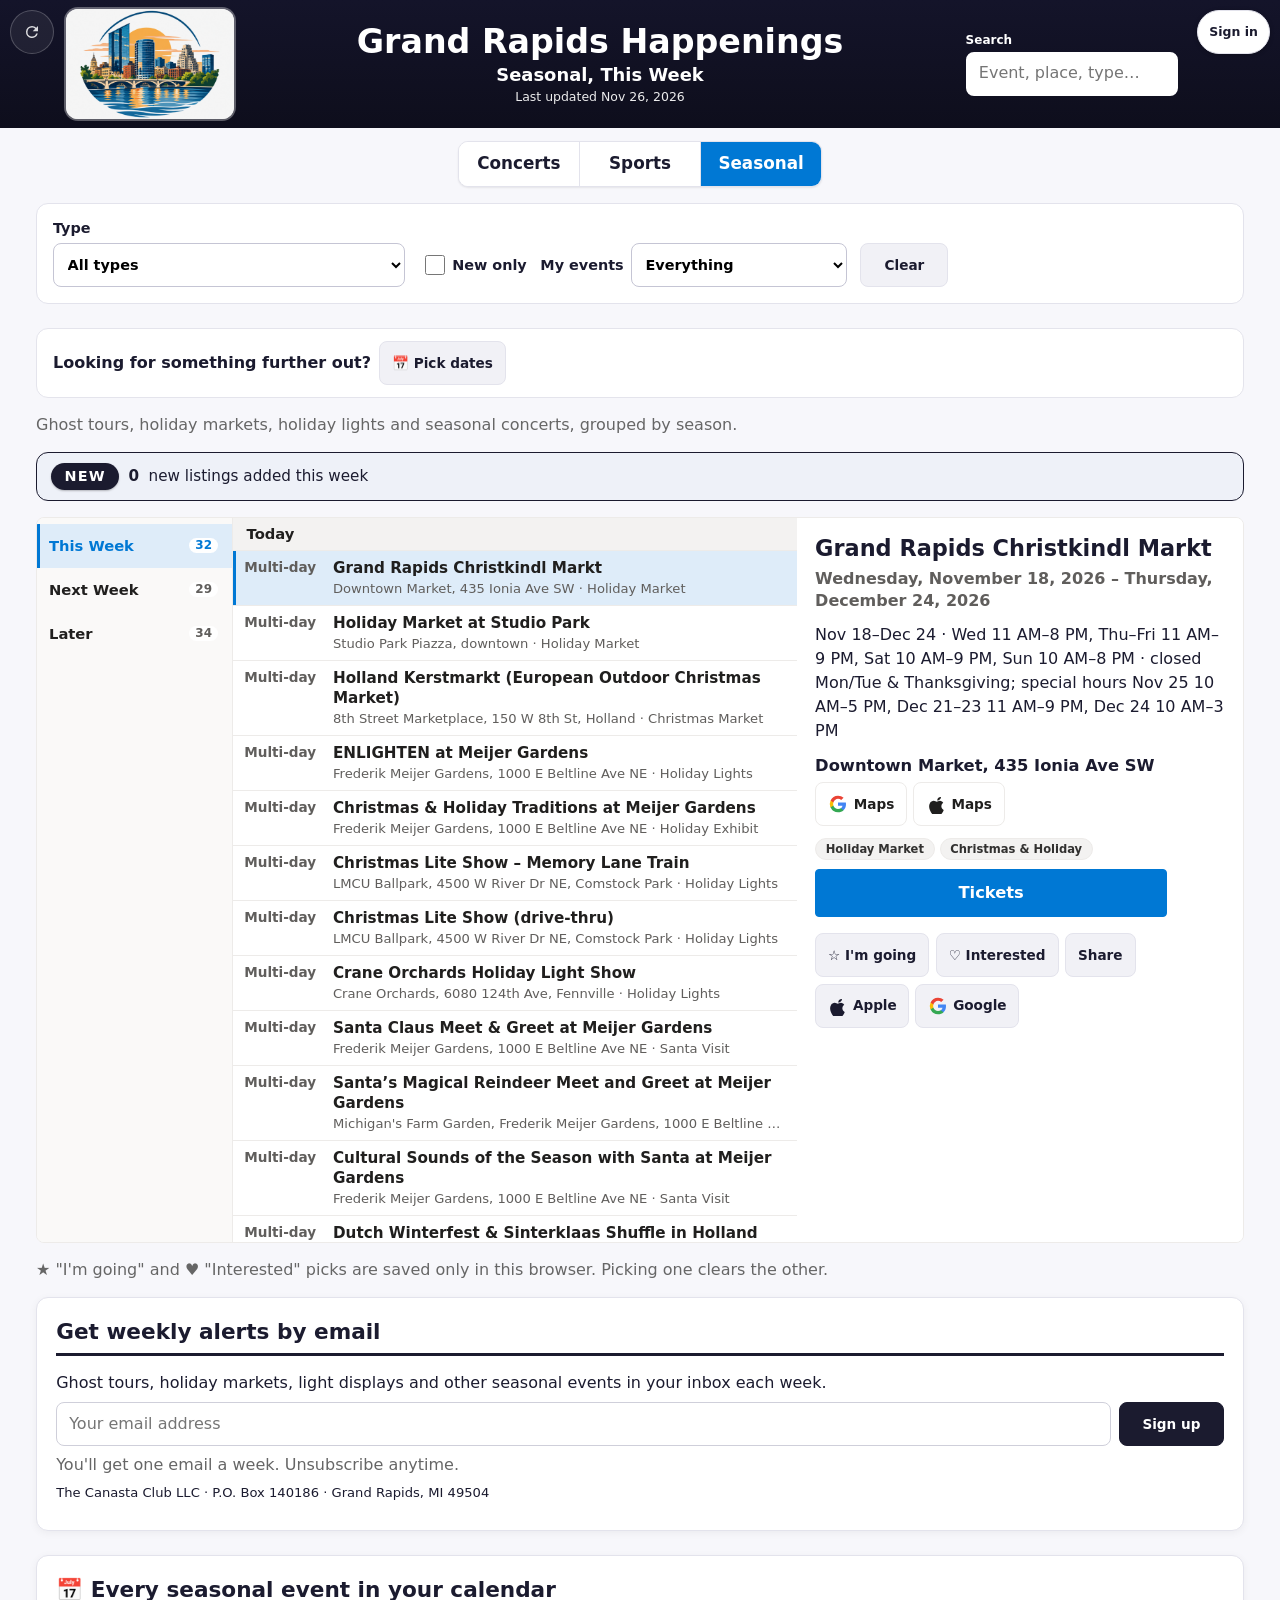
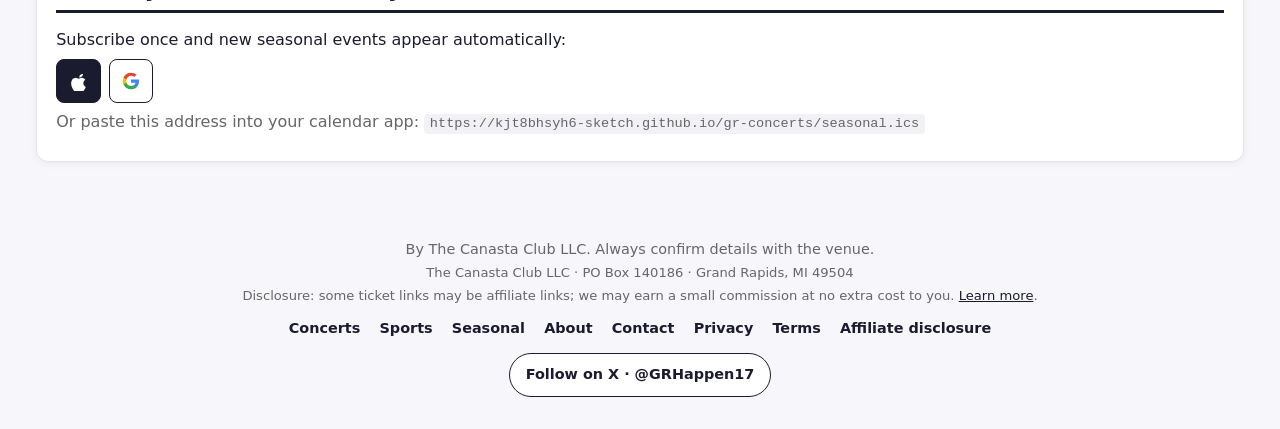
<file: seasonal.html>
<!doctype html><html lang="en"><head><meta charset="utf-8"><meta name="viewport" content="width=device-width,initial-scale=1"><meta name="google-site-verification" content="nDKhhTOPAaCx34YRSxGSWMy59igHP0gIZXPhLIAlEQs" /><script>(function(l){var h=l.hostname,p=l.pathname;if(/\.pages\.dev$/.test(h)&&h.split(".").length>3)return;if(h==="kjt8bhsyh6-sketch.github.io"){p=p.replace(/^\/gr-concerts(\/|$)/,"/")}else if(h!=="www.grhappenings.com"&&!/\.pages\.dev$/.test(h)){return}p=p.replace(/\/index\.html$/,"/").replace(/\.html$/,"");l.replace("https://grhappenings.com"+p+l.search+l.hash)})(location)</script><link rel="canonical" href="https://grhappenings.com/seasonal">
<title>Grand Rapids Happenings · Seasonal</title><meta property="og:site_name" content="Grand Rapids Happenings"><meta name="description" content="Seasonal events in Grand Rapids, MI: ghost tours, Christmas markets and holiday lights. New listings marked NEW.">
<link rel="stylesheet" href="style.css?v=202611270940"><link rel="alternate" type="text/calendar" title="Calendar (iCal)" href="seasonal.ics"><link rel="manifest" href="manifest.webmanifest?v=202611270940"><link rel="icon" href="icons/favicon.ico?v=202611270940" sizes="any"><link rel="icon" type="image/png" sizes="32x32" href="icons/favicon-32.png?v=202611270940"><link rel="apple-touch-icon" href="icons/apple-touch-icon.png?v=202611270940"><meta name="application-name" content="Grand Rapids Happenings"><meta name="apple-mobile-web-app-title" content="GR Happenings"><meta name="apple-mobile-web-app-capable" content="yes"><meta name="mobile-web-app-capable" content="yes"><meta name="theme-color" content="#14142a"></head><body>
<div class="mast"><header><img class="brand" src="assets/brand/cityscape.png?v=202611270940" alt=""><div class="mast-copy"><h1>Grand Rapids Happenings</h1><p class="subtitle">Seasonal Events</p><p id="updated"></p></div><div class="mast-search" role="search"><label for="f-q">Search</label><input type="search" id="f-q" placeholder="Event, place, type…" enterkeyhint="search"></div></header></div>
<nav class="segtoggle" aria-label="Section"><a href="index.html?v=202611270940">Concerts</a><a href="sports.html?v=202611270940">Sports</a><a href="seasonal.html?v=202611270940" aria-current="page">Seasonal</a></nav>
<main>
<section class="filters" aria-label="Filter events">
  <div class="filter-fields">
    <label>Type <select id="f-type"><option value="">All types</option></select></label>
  </div>
  <div class="filter-tools">
    <label><input type="checkbox" id="f-new"> New only</label>
    <label>My events <select id="f-mine"><option value="">Everything</option><option value="all">Going + Interested</option><option value="going">★ Going only</option><option value="interested">♥ Interested only</option></select></label>
    <button type="button" id="f-clear">Clear</button>
  </div>
</section>
<section class="range" id="range" aria-label="Pick dates">
  <p class="range-ask">Looking for something further out? <button type="button" class="b" id="r-open" aria-expanded="false" aria-controls="r-panel">📅 Pick dates</button></p>
  <div id="r-panel" hidden>
    <div class="r-dates"><label>From <input type="date" id="r-from"></label><label>To <input type="date" id="r-to"></label></div>
    <div class="chips" id="r-chips"></div>
    <p class="row"><button type="button" class="b primary" id="r-go">Show events</button> <button type="button" class="b" id="r-back">Back to this week</button></p>
  </div>
</section>
<p class="note">Ghost tours, holiday markets, holiday lights and seasonal concerts, grouped by season.</p>
<p class="newcount" id="newcount" role="status" hidden></p>
<div class="workspace" id="workspace">
  <nav class="rail" aria-label="When">
    <button type="button" class="rail-btn" data-week="this" aria-pressed="true" aria-controls="agenda">This Week <span class="rail-count" data-count="this"></span></button>
    <button type="button" class="rail-btn" data-week="next" aria-pressed="false" aria-controls="agenda">Next Week <span class="rail-count" data-count="next"></span></button>
    <button type="button" class="rail-btn" data-week="later" aria-pressed="false" aria-controls="agenda">Later <span class="rail-count" data-count="later"></span></button>
  </nav>
  <div class="listpane">
    <p class="list-note" id="list-note" hidden></p>
    <div class="grid" id="agenda" role="listbox" aria-label="Events"></div>
  </div>
  <aside class="readpane" id="read" aria-label="Event details">
    <div class="read-bar"><button type="button" class="b read-back" id="read-back">Back to list</button></div>
    <div class="read-body" id="read-body"></div>
  </aside>
</div>
<p class="note">★ "I'm going" and ♥ "Interested" picks are saved only in this browser. Picking one clears the other.</p>
<section class="signup"><h2>Get weekly alerts by email</h2><p>Ghost tours, holiday markets, light displays and other seasonal events in your inbox each week.</p><form action="https://buttondown.com/api/emails/embed-subscribe/grhappenings" method="post" target="_blank"><input type="email" name="email" placeholder="Your email address" required><input type="hidden" name="tag" value="website"><button type="submit">Sign up</button></form><p class="note">You'll get one email a week. Unsubscribe anytime.</p><p class="mail-addr">The Canasta Club LLC · P.O. Box 140186 · Grand Rapids, MI 49504</p></section>
<section class="signup"><h2>📅 Every seasonal event in your calendar</h2><p>Subscribe once and new seasonal events appear automatically:</p><p class="row"><a id="sub-webcal" class="btn cal-mark" href="seasonal.ics" aria-label="Subscribe in Apple or Outlook" title="Subscribe in Apple or Outlook"><svg viewBox="0 0 24 24" aria-hidden="true" focusable="false"><path fill="currentColor" d="M16.4 6.6c-.7.8-1.8 1.4-2.9 1.3-.1-1.1.4-2.3 1.1-3 0 0 .1 0 .1-.1.8-.7 2.1-1.2 3.2-1.2.1 1.2-.3 2.3-1.5 3zm.6 1.6c-1.8-.1-3.3 1-4.1 1-.9 0-2.2-1-3.6-1-1.9 0-3.6 1.1-4.6 2.8-2 3.4-.5 8.4 1.4 11.2.9 1.4 2 2.9 3.4 2.8 1.4 0 1.9-.9 3.5-.9s2.1.9 3.5.9c1.5 0 2.4-1.3 3.3-2.7 1-1.6 1.5-3.1 1.5-3.2-.1 0-2.9-1.1-2.9-4.4 0-2.7 2.2-4 2.3-4.1-1.3-1.8-3.2-2.1-3.7-2.4z"/></svg></a> <a id="sub-google" class="btn ghost cal-mark" href="#" target="_blank" rel="noopener" aria-label="Subscribe in Google Calendar" title="Subscribe in Google Calendar"><svg viewBox="0 0 24 24" aria-hidden="true" focusable="false"><path fill="#4285F4" d="M21.6 12.3c0-.7-.1-1.4-.2-2H12v3.8h5.4a4.6 4.6 0 0 1-2 3v2.5h3.2c1.9-1.8 3-4.3 3-7.3z"/><path fill="#34A853" d="M12 22c2.7 0 5-.9 6.6-2.5l-3.2-2.5c-.9.6-2 .9-3.4.9-2.6 0-4.8-1.8-5.6-4.2H3.1v2.6A10 10 0 0 0 12 22z"/><path fill="#FBBC05" d="M6.4 13.7a6 6 0 0 1 0-3.4V7.7H3.1a10 10 0 0 0 0 8.6l3.3-2.6z"/><path fill="#EA4335" d="M12 5.8c1.5 0 2.8.5 3.8 1.5l2.9-2.9C16.9 2.8 14.7 2 12 2a10 10 0 0 0-8.9 5.7l3.3 2.6c.8-2.4 3-4.5 5.6-4.5z"/></svg></a></p><p class="note">Or paste this address into your calendar app: <code id="sub-url"></code></p></section>
</main>
<div id="toast" role="status" hidden></div>
<footer><p>By The Canasta Club LLC. Always confirm details with the venue.</p><p class="mail-addr">The Canasta Club LLC · PO Box 140186 · Grand Rapids, MI 49504</p><p class="disclosure">Disclosure: some ticket links may be affiliate links; we may earn a small commission at no extra cost to you. <a href="about.html#disclosure">Learn more</a>.</p><nav class="footlinks"><a href="index.html?v=202611270940">Concerts</a><a href="sports.html?v=202611270940">Sports</a><a href="seasonal.html?v=202611270940">Seasonal</a><a href="about.html">About</a><a href="about.html#contact">Contact</a><a href="privacy.html">Privacy</a><a href="terms.html">Terms</a><a href="about.html#disclosure">Affiliate disclosure</a></nav><p class="xfoot"><a href="https://x.com/GRHappen17" target="_blank" rel="noopener me" aria-label="Follow Grand Rapids Happenings on X (@GRHappen17)">Follow on X · @GRHappen17</a></p></footer>
<script src="config.js?v=202611270940"></script><script src="seasonal.js?v=202611270940"></script><script src="concerts.js?v=202611270940"></script><script src="bios.js?v=202611270940"></script><script src="ics.js?v=202611270940"></script><script src="venues.js?v=202611270940"></script><script src="date-range.js?v=202611270940"></script><script src="bio-modal.js?v=202611270940"></script><script src="marks.js?v=202611270940"></script><script src="pane.js?v=202611270940"></script><script src="seasonal-app.js?v=202611270940"></script>
<script src="profiles.js?v=202611270940"></script><script src="track.js?v=202611270940"></script><script src="refresh.js?v=202611270940"></script>
<script data-goatcounter="https://grhappenings.goatcounter.com/count" async src="//gc.zgo.at/count.js"></script>
</body></html>
</file>
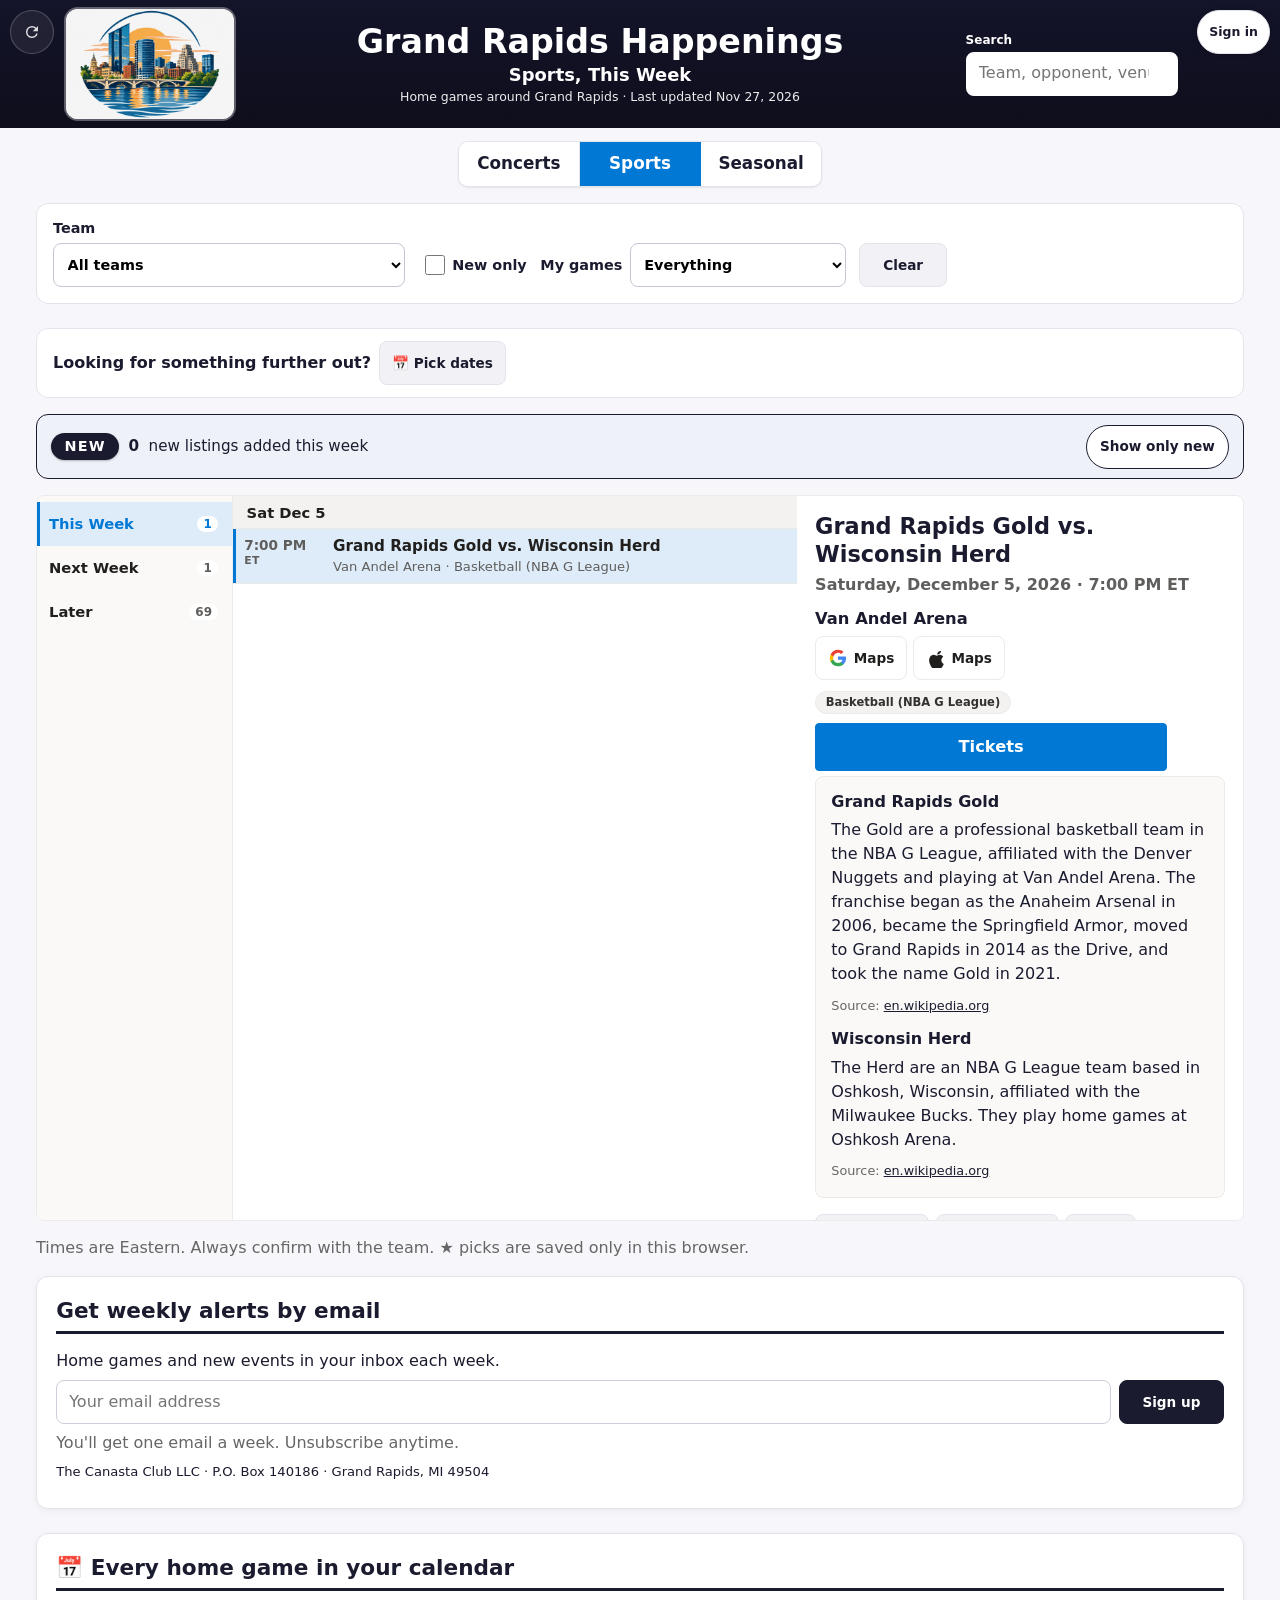
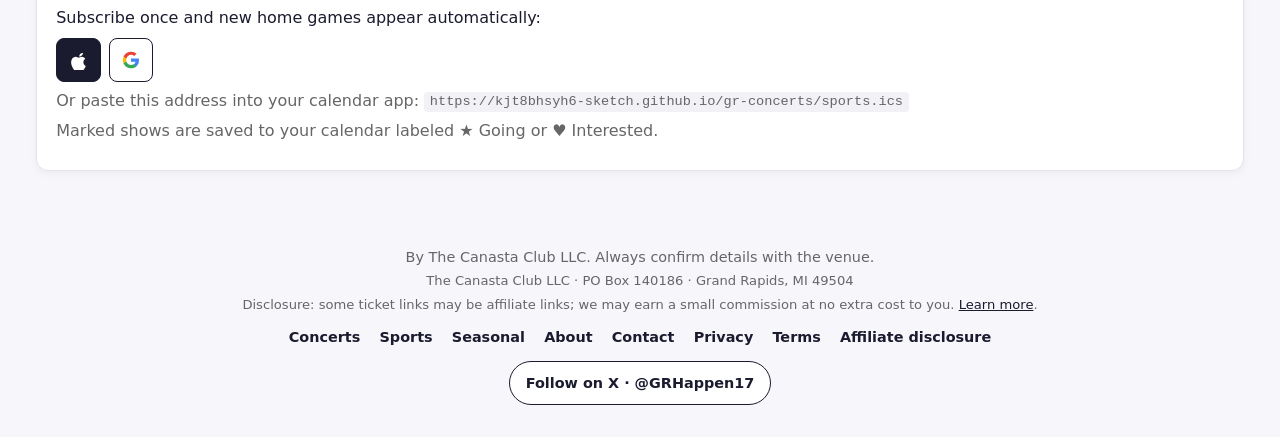
<file: sports.html>
<!doctype html><html lang="en"><head><meta charset="utf-8"><meta name="viewport" content="width=device-width,initial-scale=1"><meta name="google-site-verification" content="nDKhhTOPAaCx34YRSxGSWMy59igHP0gIZXPhLIAlEQs" /><script>(function(l){var h=l.hostname,p=l.pathname;if(/\.pages\.dev$/.test(h)&&h.split(".").length>3)return;if(h==="kjt8bhsyh6-sketch.github.io"){p=p.replace(/^\/gr-concerts(\/|$)/,"/")}else if(h!=="www.grhappenings.com"&&!/\.pages\.dev$/.test(h)){return}p=p.replace(/\/index\.html$/,"/").replace(/\.html$/,"");l.replace("https://grhappenings.com"+p+l.search+l.hash)})(location)</script><link rel="canonical" href="https://grhappenings.com/sports">
<title>Grand Rapids Happenings · Sports</title><meta property="og:site_name" content="Grand Rapids Happenings"><meta name="description" content="Upcoming Grand Rapids home games: Griffins hockey, Gold basketball, plus Rise, Whitecaps and AC Grand Rapids season info.">
<link rel="stylesheet" href="style.css?v=202611270940"><link rel="alternate" type="text/calendar" title="Calendar (iCal)" href="sports.ics"><link rel="manifest" href="manifest.webmanifest?v=202611270940"><link rel="icon" href="icons/favicon.ico?v=202611270940" sizes="any"><link rel="icon" type="image/png" sizes="32x32" href="icons/favicon-32.png?v=202611270940"><link rel="apple-touch-icon" href="icons/apple-touch-icon.png?v=202611270940"><meta name="application-name" content="Grand Rapids Happenings"><meta name="apple-mobile-web-app-title" content="GR Happenings"><meta name="apple-mobile-web-app-capable" content="yes"><meta name="mobile-web-app-capable" content="yes"><meta name="theme-color" content="#14142a"></head><body>
<div class="mast"><header><img class="brand" src="assets/brand/cityscape.png?v=202611270940" alt=""><div class="mast-copy"><h1>Grand Rapids Happenings</h1><p class="subtitle">Sports</p><p id="updated"></p></div><div class="mast-search" role="search"><label for="f-q">Search</label><input type="search" id="f-q" placeholder="Team, opponent, venue…" enterkeyhint="search"></div></header></div>
<nav class="segtoggle" aria-label="Section"><a href="index.html?v=202611270940">Concerts</a><a href="sports.html?v=202611270940" aria-current="page">Sports</a><a href="seasonal.html?v=202611270940">Seasonal</a></nav>
<main>
<section class="filters" aria-label="Filter games">
  <div class="filter-fields">
    <label>Team <select id="f-team"><option value="">All teams</option></select></label>
  </div>
  <div class="filter-tools">
    <label><input type="checkbox" id="f-new"> New only</label>
    <label>My games <select id="f-mine"><option value="">Everything</option><option value="all">Going + Interested</option><option value="going">★ Going only</option><option value="interested">♥ Interested only</option></select></label>
    <button type="button" id="f-clear">Clear</button>
  </div>
</section>
<section class="range" id="range" aria-label="Pick dates">
  <p class="range-ask">Looking for something further out? <button type="button" class="b" id="r-open" aria-expanded="false" aria-controls="r-panel">📅 Pick dates</button></p>
  <div id="r-panel" hidden>
    <div class="r-dates"><label>From <input type="date" id="r-from"></label><label>To <input type="date" id="r-to"></label></div>
    <div class="chips" id="r-chips"></div>
    <p class="row"><button type="button" class="b primary" id="r-go">Show games</button> <button type="button" class="b" id="r-back">Back to this week</button></p>
  </div>
</section>
<p class="newcount" id="newcount" role="status" hidden></p>
<div class="workspace" id="workspace">
  <nav class="rail" aria-label="When">
    <button type="button" class="rail-btn" data-week="this" aria-pressed="true" aria-controls="agenda">This Week <span class="rail-count" data-count="this"></span></button>
    <button type="button" class="rail-btn" data-week="next" aria-pressed="false" aria-controls="agenda">Next Week <span class="rail-count" data-count="next"></span></button>
    <button type="button" class="rail-btn" data-week="later" aria-pressed="false" aria-controls="agenda">Later <span class="rail-count" data-count="later"></span></button>
  </nav>
  <div class="listpane">
    <p class="list-note" id="list-note" hidden></p>
    <div class="grid" id="agenda" role="listbox" aria-label="Games"></div>
  </div>
  <aside class="readpane" id="read" aria-label="Game details">
    <div class="read-bar"><button type="button" class="b read-back" id="read-back">Back to list</button></div>
    <div class="read-body" id="read-body"></div>
  </aside>
</div>
<p class="note">Times are Eastern. Always confirm with the team. ★ picks are saved only in this browser.</p>
<section class="signup"><h2>Get weekly alerts by email</h2><p>Home games and new events in your inbox each week.</p><form action="https://buttondown.com/api/emails/embed-subscribe/grhappenings" method="post" target="_blank"><input type="email" name="email" placeholder="Your email address" required><input type="hidden" name="tag" value="website"><button type="submit">Sign up</button></form><p class="note">You'll get one email a week. Unsubscribe anytime.</p><p class="mail-addr">The Canasta Club LLC · P.O. Box 140186 · Grand Rapids, MI 49504</p></section>
<section class="signup"><h2>📅 Every home game in your calendar</h2><p>Subscribe once and new home games appear automatically:</p><p class="row"><a id="sub-webcal" class="btn cal-mark" href="sports.ics" aria-label="Subscribe in Apple or Outlook" title="Subscribe in Apple or Outlook"><svg viewBox="0 0 24 24" aria-hidden="true" focusable="false"><path fill="currentColor" d="M16.4 6.6c-.7.8-1.8 1.4-2.9 1.3-.1-1.1.4-2.3 1.1-3 0 0 .1 0 .1-.1.8-.7 2.1-1.2 3.2-1.2.1 1.2-.3 2.3-1.5 3zm.6 1.6c-1.8-.1-3.3 1-4.1 1-.9 0-2.2-1-3.6-1-1.9 0-3.6 1.1-4.6 2.8-2 3.4-.5 8.4 1.4 11.2.9 1.4 2 2.9 3.4 2.8 1.4 0 1.9-.9 3.5-.9s2.1.9 3.5.9c1.5 0 2.4-1.3 3.3-2.7 1-1.6 1.5-3.1 1.5-3.2-.1 0-2.9-1.1-2.9-4.4 0-2.7 2.2-4 2.3-4.1-1.3-1.8-3.2-2.1-3.7-2.4z"/></svg></a> <a id="sub-google" class="btn ghost cal-mark" href="#" target="_blank" rel="noopener" aria-label="Subscribe in Google Calendar" title="Subscribe in Google Calendar"><svg viewBox="0 0 24 24" aria-hidden="true" focusable="false"><path fill="#4285F4" d="M21.6 12.3c0-.7-.1-1.4-.2-2H12v3.8h5.4a4.6 4.6 0 0 1-2 3v2.5h3.2c1.9-1.8 3-4.3 3-7.3z"/><path fill="#34A853" d="M12 22c2.7 0 5-.9 6.6-2.5l-3.2-2.5c-.9.6-2 .9-3.4.9-2.6 0-4.8-1.8-5.6-4.2H3.1v2.6A10 10 0 0 0 12 22z"/><path fill="#FBBC05" d="M6.4 13.7a6 6 0 0 1 0-3.4V7.7H3.1a10 10 0 0 0 0 8.6l3.3-2.6z"/><path fill="#EA4335" d="M12 5.8c1.5 0 2.8.5 3.8 1.5l2.9-2.9C16.9 2.8 14.7 2 12 2a10 10 0 0 0-8.9 5.7l3.3 2.6c.8-2.4 3-4.5 5.6-4.5z"/></svg></a></p><p class="note">Or paste this address into your calendar app: <code id="sub-url"></code></p><p class="note">Marked shows are saved to your calendar labeled ★ Going or ♥ Interested.</p></section>
</main>
<div id="toast" role="status" hidden></div>
<footer><p>By The Canasta Club LLC. Always confirm details with the venue.</p><p class="mail-addr">The Canasta Club LLC · PO Box 140186 · Grand Rapids, MI 49504</p><p class="disclosure">Disclosure: some ticket links may be affiliate links; we may earn a small commission at no extra cost to you. <a href="about.html#disclosure">Learn more</a>.</p><nav class="footlinks"><a href="index.html?v=202611270940">Concerts</a><a href="sports.html?v=202611270940">Sports</a><a href="seasonal.html?v=202611270940">Seasonal</a><a href="about.html">About</a><a href="about.html#contact">Contact</a><a href="privacy.html">Privacy</a><a href="terms.html">Terms</a><a href="about.html#disclosure">Affiliate disclosure</a></nav><p class="xfoot"><a href="https://x.com/GRHappen17" target="_blank" rel="noopener me" aria-label="Follow Grand Rapids Happenings on X (@GRHappen17)">Follow on X · @GRHappen17</a></p></footer>
<script src="config.js?v=202611270940"></script><script src="sports.js?v=202611270940"></script><script src="sports-bios.js?v=202611270940"></script><script src="ics.js?v=202611270940"></script><script src="venues.js?v=202611270940"></script><script src="date-range.js?v=202611270940"></script><script src="bio-modal.js?v=202611270940"></script><script src="marks.js?v=202611270940"></script><script src="pane.js?v=202611270940"></script><script src="sports-app.js?v=202611270940"></script>
<script src="profiles.js?v=202611270940"></script><script src="track.js?v=202611270940"></script><script src="refresh.js?v=202611270940"></script>
<script data-goatcounter="https://grhappenings.goatcounter.com/count" async src="//gc.zgo.at/count.js"></script>
</body></html>
</file>
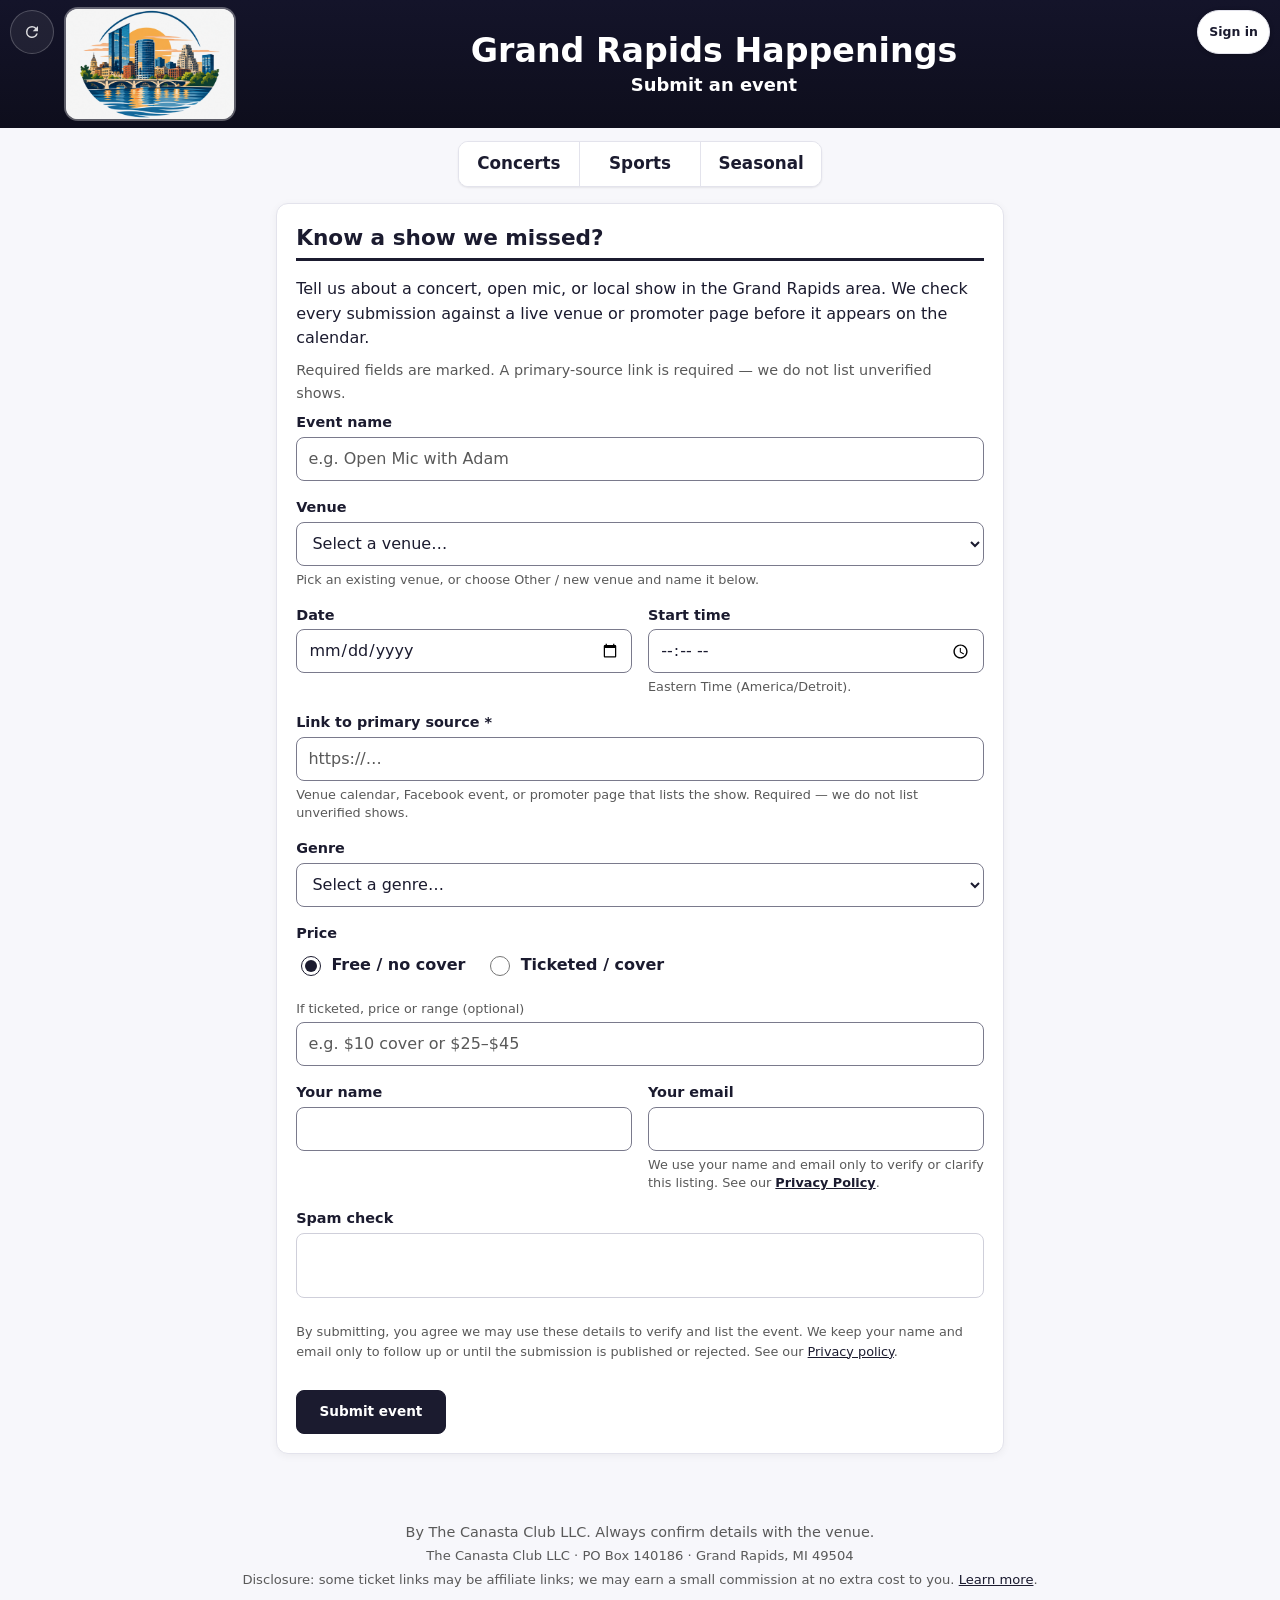
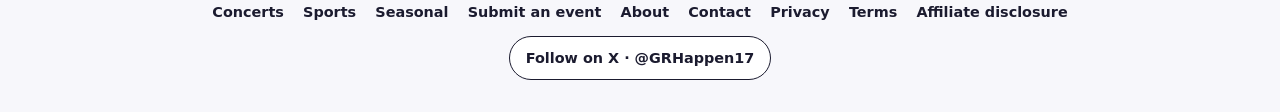
<file: submit.html>
<!doctype html><html lang="en"><head><meta charset="utf-8"><meta name="robots" content="noindex,nofollow"><meta name="viewport" content="width=device-width,initial-scale=1"><meta name="google-site-verification" content="nDKhhTOPAaCx34YRSxGSWMy59igHP0gIZXPhLIAlEQs" /><script>(function(l){var h=l.hostname,p=l.pathname;if(h==="kjt8bhsyh6-sketch.github.io")return;if(/\.pages\.dev$/.test(h)&&h.split(".").length>3)return;if(h!=="www.grhappenings.com"&&!/\.pages\.dev$/.test(h)){return}p=p.replace(/\/index\.html$/,"/").replace(/\.html$/,"");l.replace("https://grhappenings.com"+p+l.search+l.hash)})(location)</script><link rel="canonical" href="https://grhappenings.com/submit">
<title>Submit an event | Grand Rapids Happenings</title><meta property="og:site_name" content="Grand Rapids Happenings"><meta name="description" content="Tell Grand Rapids Happenings about a concert, open mic, or local show. Every submission is checked before it is posted.">
<link rel="stylesheet" href="style.css?v=202611240740"><link rel="manifest" href="manifest.webmanifest?v=202611080943"><link rel="icon" href="icons/favicon.ico?v=202611080943" sizes="any"><link rel="icon" type="image/png" sizes="32x32" href="icons/favicon-32.png?v=202611080943"><link rel="apple-touch-icon" href="icons/apple-touch-icon.png?v=202611080943"><meta name="application-name" content="Grand Rapids Happenings"><meta name="apple-mobile-web-app-title" content="GR Happenings"><meta name="apple-mobile-web-app-capable" content="yes"><meta name="mobile-web-app-capable" content="yes"><meta name="theme-color" content="#14142a"></head><body class="submit-page">
<div class="mast"><header><img class="brand" src="assets/brand/cityscape.png?v=202611080943" alt=""><div class="mast-copy"><h1>Grand Rapids Happenings</h1><p class="subtitle">Submit an event</p></div></header></div>
<nav class="segtoggle" aria-label="Section"><a href="index.html?v=202611081738">Concerts</a><a href="sports.html?v=202611081738">Sports</a><a href="seasonal.html?v=202611081738">Seasonal</a></nav>
<main class="doc">
<section class="signup" aria-labelledby="submit-h">
  <h2 id="submit-h">Know a show we missed?</h2>
  <div id="submit-intro">
    <p>Tell us about a concert, open mic, or local show in the Grand Rapids area. We check every submission against a live venue or promoter page before it appears on the calendar.</p>
    <p class="note">Required fields are marked. A primary-source link is required — we do not list unverified shows.</p>
  </div>
  <div id="submit-status" class="alert alert-ok success-card" role="status" aria-atomic="true" hidden></div>
  <p id="submit-closed" hidden>Event submissions aren't open on this copy of the site.</p>
  <form id="submit-form" class="submit-form" method="post" action="submit.html" novalidate>
    <div id="form-summary" class="alert alert-error" role="alert" hidden>
      <h3 id="form-summary-title"></h3>
      <p id="form-summary-text"></p>
    </div>
    <div class="field">
      <label for="event-name">Event name</label>
      <input id="event-name" name="event" type="text" autocomplete="off" required maxlength="120" placeholder="e.g. Open Mic with Adam">
      <p class="field-error" id="err-event" role="alert" hidden></p>
    </div>
    <div class="field">
      <label for="venue">Venue</label>
      <select id="venue" name="venue" required aria-expanded="false" aria-controls="venue-other-wrap" aria-describedby="hint-venue" data-hint="hint-venue">
        <option value="">Select a venue…</option>
        <option value="__other__">Other / new venue</option>
      </select>
      <span class="hint" id="hint-venue">Pick an existing venue, or choose Other / new venue and name it below.</span>
      <p class="field-error" id="err-venue" role="alert" hidden></p>
    </div>
    <div class="field" id="venue-other-wrap" hidden>
      <label for="venue-other">Venue name</label>
      <input id="venue-other" name="venue_other" type="text" autocomplete="off" maxlength="160">
      <p class="field-error" id="err-venue-other" role="alert" hidden></p>
    </div>
    <div class="row-2">
      <div class="field">
        <label for="date">Date</label>
        <input id="date" name="date" type="date" required>
        <p class="field-error" id="err-date" role="alert" hidden></p>
      </div>
      <div class="field">
        <label for="time">Start time</label>
        <input id="time" name="time" type="time" required data-hint="hint-time" aria-describedby="hint-time">
        <span class="hint" id="hint-time">Eastern Time (America/Detroit).</span>
        <p class="field-error" id="err-time" role="alert" hidden></p>
      </div>
    </div>
    <div class="field">
      <label for="source">Link to primary source <span aria-hidden="true">*</span></label>
      <input id="source" name="source" type="url" inputmode="url" required maxlength="2000" placeholder="https://…" data-hint="hint-link" aria-describedby="hint-link">
      <span class="hint" id="hint-link">Venue calendar, Facebook event, or promoter page that lists the show. Required — we do not list unverified shows.</span>
      <p class="field-error" id="err-link" role="alert" hidden></p>
    </div>
    <div class="field">
      <label for="genre">Genre</label>
      <select id="genre" name="genre" required>
        <option value="">Select a genre…</option>
        <option value="Rock">Rock</option>
        <option value="Jazz">Jazz</option>
        <option value="Blues">Blues</option>
        <option value="Hip-Hop">Hip-Hop</option>
        <option value="Country">Country</option>
        <option value="Folk">Folk</option>
        <option value="Electronic">Electronic</option>
        <option value="Classical">Classical</option>
        <option value="Comedy">Comedy</option>
        <option value="Open Mic">Open Mic</option>
        <option value="Other">Other</option>
      </select>
      <p class="field-error" id="err-genre" role="alert" hidden></p>
    </div>
    <fieldset class="field price-set">
      <legend>Price</legend>
      <div class="radio-row">
        <label><input type="radio" name="price_type" value="free" checked> Free / no cover</label>
        <label><input type="radio" name="price_type" value="paid"> Ticketed / cover</label>
      </div>
      <div class="field">
        <label for="price" class="hint">If ticketed, price or range (optional)</label>
        <input id="price" name="price" type="text" maxlength="80" placeholder="e.g. $10 cover or $25–$45" disabled>
      </div>
    </fieldset>
    <div class="row-2">
      <div class="field">
        <label for="submitter-name">Your name</label>
        <input id="submitter-name" name="name" type="text" autocomplete="name" required maxlength="80">
        <p class="field-error" id="err-name" role="alert" hidden></p>
      </div>
      <div class="field">
        <label for="submitter-email">Your email</label>
        <input id="submitter-email" name="email" type="email" autocomplete="email" required maxlength="254" data-hint="hint-email" aria-describedby="hint-email">
        <span class="hint" id="hint-email">We use your name and email only to verify or clarify this listing. See our <a href="privacy.html">Privacy Policy</a>.</span>
        <p class="field-error" id="err-email" role="alert" hidden></p>
      </div>
    </div>
    <div class="field">
      <span id="turnstile-label">Spam check</span>
      <div id="turnstile-group" class="turnstile-slot" role="group" aria-labelledby="turnstile-label">
        <div id="cf-turnstile"></div>
      </div>
      <p class="field-error" id="err-turnstile" role="alert" hidden></p>
      <button type="button" class="btn ghost" id="turnstile-retry" hidden>Try the spam check again</button>
    </div>
    <p class="privacy-note">By submitting, you agree we may use these details to verify and list the event. We keep your name and email only to follow up or until the submission is published or rejected. See our <a href="privacy.html">Privacy policy</a>.</p>
    <div class="form-actions">
      <button type="submit">Submit event</button>
    </div>
  </form>
</section>
</main>
<footer><p>By The Canasta Club LLC. Always confirm details with the venue.</p><p class="mail-addr">The Canasta Club LLC · PO Box 140186 · Grand Rapids, MI 49504</p><p class="disclosure">Disclosure: some ticket links may be affiliate links; we may earn a small commission at no extra cost to you. <a href="about.html#disclosure">Learn more</a>.</p><nav class="footlinks"><a href="index.html?v=202611081738">Concerts</a><a href="sports.html?v=202611081738">Sports</a><a href="seasonal.html?v=202611081738">Seasonal</a><a href="submit.html" id="foot-submit" hidden>Submit an event</a><a href="about.html">About</a><a href="about.html#contact">Contact</a><a href="privacy.html">Privacy</a><a href="terms.html">Terms</a><a href="about.html#disclosure">Affiliate disclosure</a></nav><p class="xfoot"><a href="https://x.com/GRHappen17" target="_blank" rel="noopener me" aria-label="Follow Grand Rapids Happenings on X (@GRHappen17)">Follow on X · @GRHappen17</a></p></footer>
<script src="config.js?v=202611241200"></script><script src="venues.js?v=202611232206"></script><script src="submit.js?v=202611240730"></script><script src="submit-entry.js?v=202611241200"></script>
<script src="profiles.js?v=202611081738"></script><script src="track.js?v=202611091500"></script><script src="refresh.js?v=202611080943"></script>
</body></html>
</file>
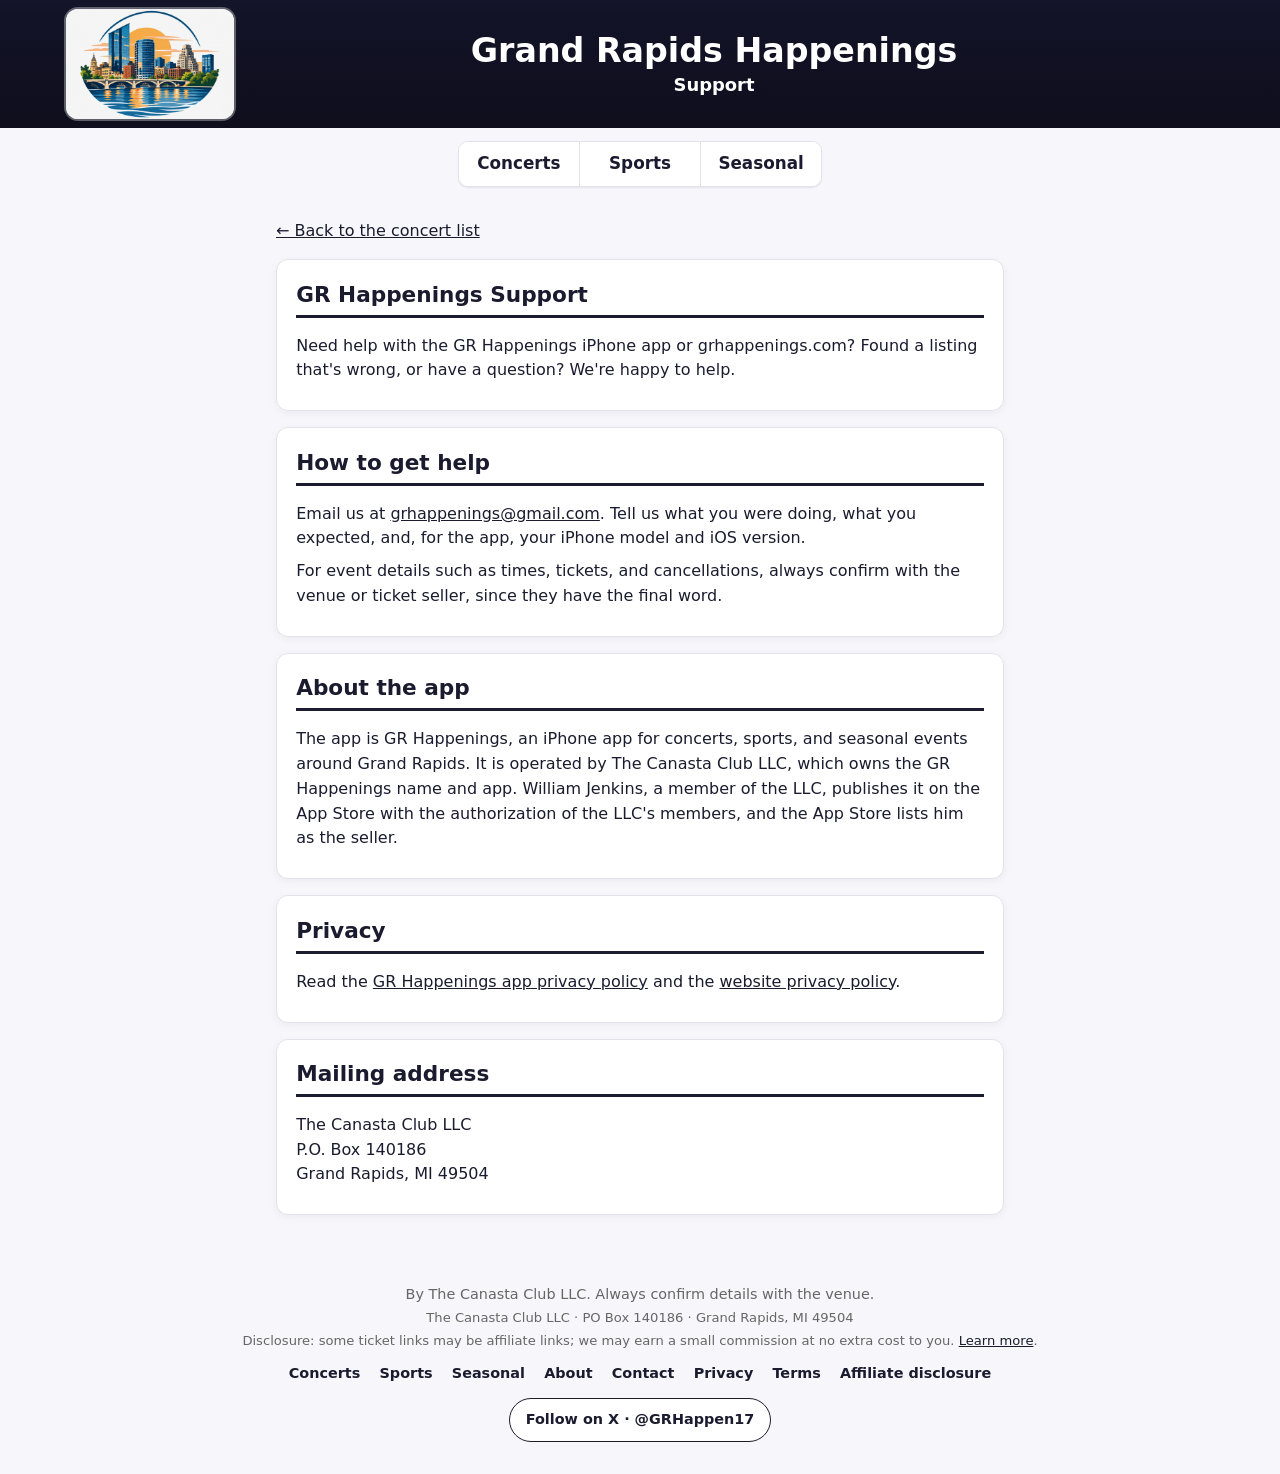
<file: support.html>
<!doctype html><html lang="en"><head><meta charset="utf-8"><meta name="viewport" content="width=device-width,initial-scale=1"><meta name="google-site-verification" content="nDKhhTOPAaCx34YRSxGSWMy59igHP0gIZXPhLIAlEQs" /><script>(function(l){var h=l.hostname,p=l.pathname;if(/\.pages\.dev$/.test(h)&&h.split(".").length>3)return;if(h==="kjt8bhsyh6-sketch.github.io"){p=p.replace(/^\/gr-concerts(\/|$)/,"/")}else if(h!=="www.grhappenings.com"&&!/\.pages\.dev$/.test(h)){return}p=p.replace(/\/index\.html$/,"/").replace(/\.html$/,"");l.replace("https://grhappenings.com"+p+l.search+l.hash)})(location)</script><link rel="canonical" href="https://grhappenings.com/support">
<title>Support · GR Happenings</title><meta name="description" content="Get help with the GR Happenings iPhone app and grhappenings.com."><meta property="og:site_name" content="Grand Rapids Happenings"><link rel="stylesheet" href="style.css?v=202611270940"><link rel="manifest" href="manifest.webmanifest?v=202611270940"><link rel="icon" href="icons/favicon.ico?v=202611270940" sizes="any"><link rel="icon" type="image/png" sizes="32x32" href="icons/favicon-32.png?v=202611270940"><link rel="apple-touch-icon" href="icons/apple-touch-icon.png?v=202611270940"><meta name="application-name" content="Grand Rapids Happenings"><meta name="apple-mobile-web-app-title" content="GR Happenings"><meta name="apple-mobile-web-app-capable" content="yes"><meta name="mobile-web-app-capable" content="yes"><meta name="theme-color" content="#14142a"></head><body>
<div class="mast"><header><img class="brand" src="assets/brand/cityscape.png?v=202611270940" alt=""><div class="mast-copy"><h1>Grand Rapids Happenings</h1><p class="subtitle">Support</p></div></header></div>
<nav class="segtoggle" aria-label="Section"><a href="index.html?v=202611270940">Concerts</a><a href="sports.html?v=202611270940">Sports</a><a href="seasonal.html?v=202611270940">Seasonal</a></nav>
<main class="doc"><p><a href="index.html?v=202611270940">← Back to the concert list</a></p>
<section class="signup"><h2>GR Happenings Support</h2>
<p>Need help with the GR Happenings iPhone app or grhappenings.com? Found a listing that's wrong, or have a question? We're happy to help.</p>
</section>
<section class="signup"><h2>How to get help</h2>
<p>Email us at <a href="mailto:grhappenings@gmail.com">grhappenings@gmail.com</a>. Tell us what you were doing, what you expected, and, for the app, your iPhone model and iOS version.</p>
<p>For event details such as times, tickets, and cancellations, always confirm with the venue or ticket seller, since they have the final word.</p>
</section>
<section class="signup"><h2>About the app</h2>
<p>The app is GR Happenings, an iPhone app for concerts, sports, and seasonal events around Grand Rapids. It is operated by The Canasta Club LLC, which owns the GR Happenings name and app. William Jenkins, a member of the LLC, publishes it on the App Store with the authorization of the LLC's members, and the App Store lists him as the seller.</p>
</section>
<section class="signup"><h2>Privacy</h2>
<p>Read the <a href="app-privacy.html">GR Happenings app privacy policy</a> and the <a href="privacy.html">website privacy policy</a>.</p>
</section>
<section class="signup"><h2>Mailing address</h2>
<p>The Canasta Club LLC<br>P.O. Box 140186<br>Grand Rapids, MI 49504</p>
</section>
</main><footer><p>By The Canasta Club LLC. Always confirm details with the venue.</p><p class="mail-addr">The Canasta Club LLC · PO Box 140186 · Grand Rapids, MI 49504</p><p class="disclosure">Disclosure: some ticket links may be affiliate links; we may earn a small commission at no extra cost to you. <a href="about.html#disclosure">Learn more</a>.</p><nav class="footlinks"><a href="index.html?v=202611270940">Concerts</a><a href="sports.html?v=202611270940">Sports</a><a href="seasonal.html?v=202611270940">Seasonal</a><a href="about.html">About</a><a href="about.html#contact">Contact</a><a href="privacy.html">Privacy</a><a href="terms.html">Terms</a><a href="about.html#disclosure">Affiliate disclosure</a></nav><p class="xfoot"><a href="https://x.com/GRHappen17" target="_blank" rel="noopener me" aria-label="Follow Grand Rapids Happenings on X (@GRHappen17)">Follow on X · @GRHappen17</a></p></footer>
</body></html>
</file>
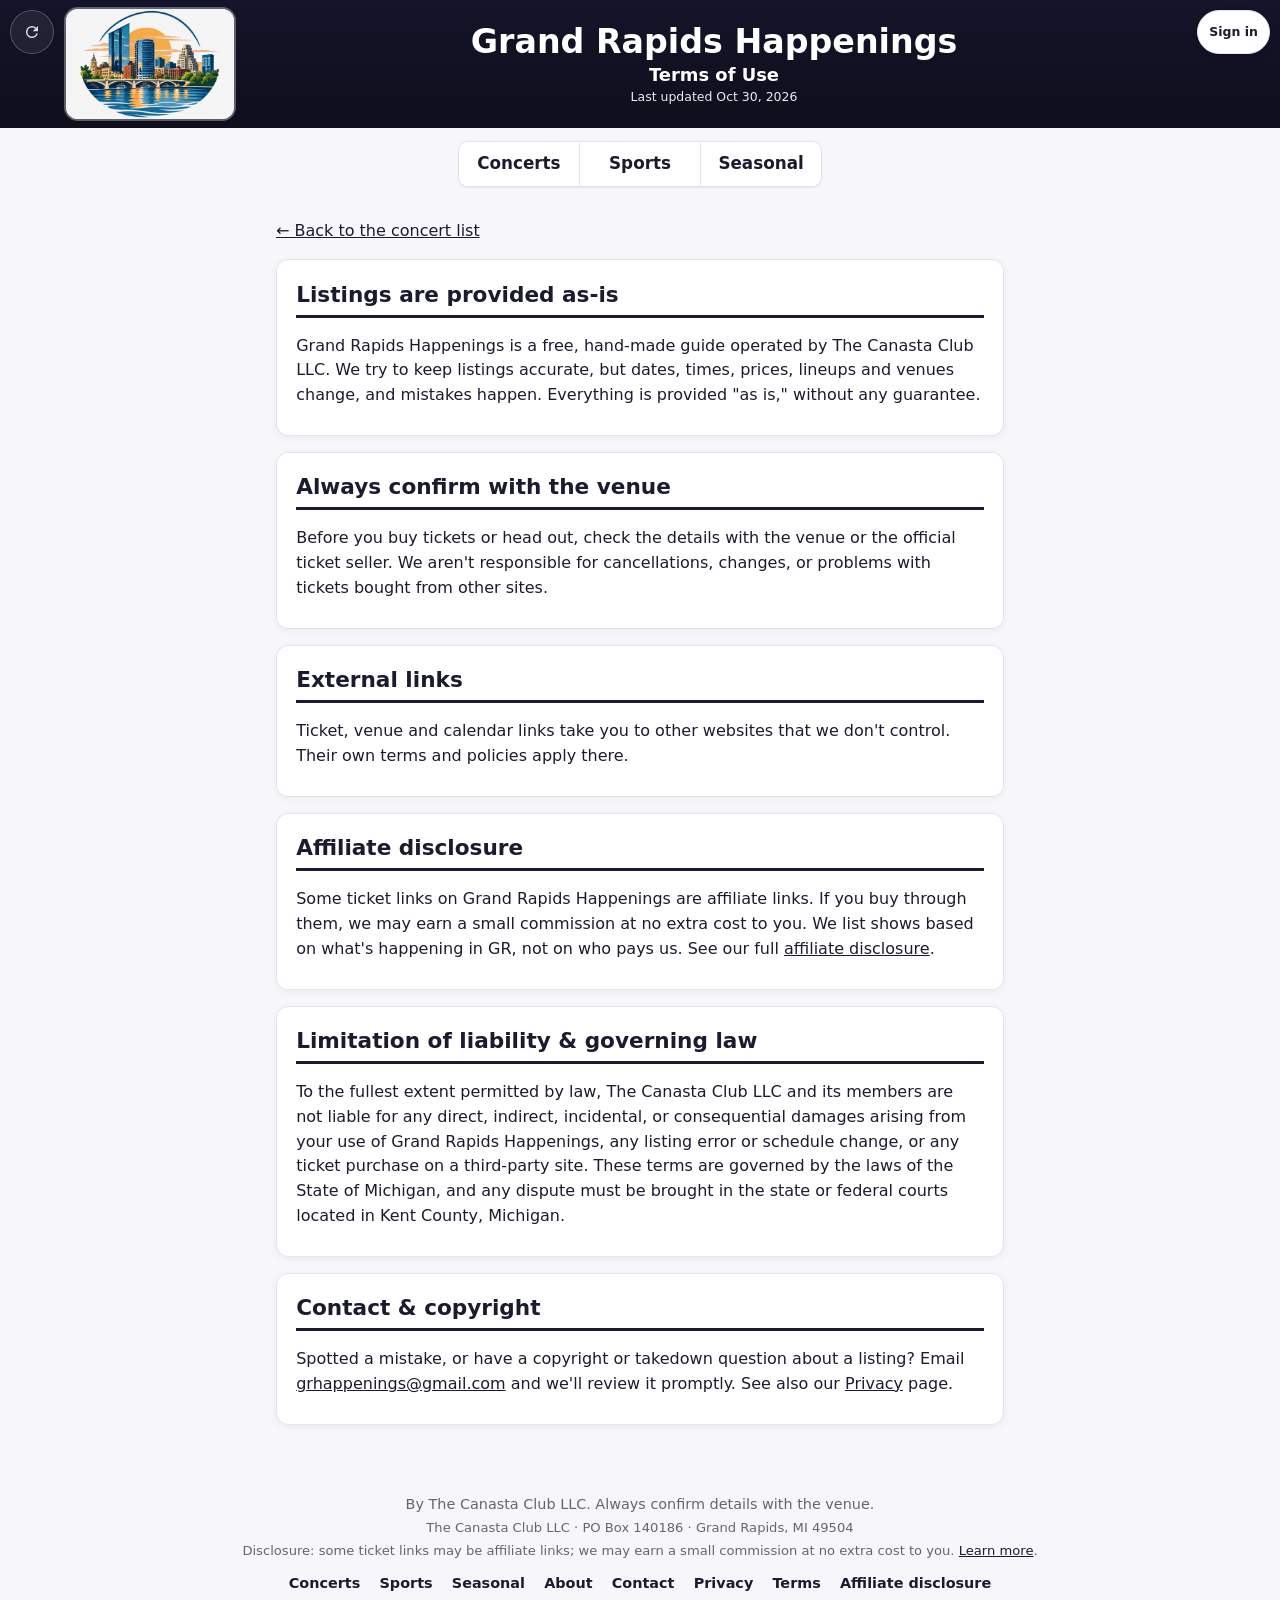
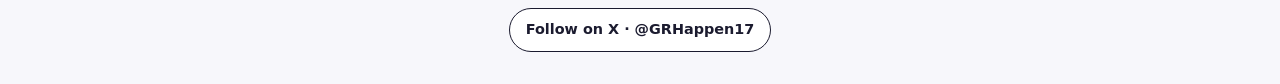
<file: terms.html>
<!doctype html><html lang="en"><head><meta charset="utf-8"><meta name="viewport" content="width=device-width,initial-scale=1"><meta name="google-site-verification" content="nDKhhTOPAaCx34YRSxGSWMy59igHP0gIZXPhLIAlEQs" /><script>(function(l){var h=l.hostname,p=l.pathname;if(/\.pages\.dev$/.test(h)&&h.split(".").length>3)return;if(h==="kjt8bhsyh6-sketch.github.io"){p=p.replace(/^\/gr-concerts(\/|$)/,"/")}else if(h!=="www.grhappenings.com"&&!/\.pages\.dev$/.test(h)){return}p=p.replace(/\/index\.html$/,"/").replace(/\.html$/,"");l.replace("https://grhappenings.com"+p+l.search+l.hash)})(location)</script><link rel="canonical" href="https://grhappenings.com/terms">
<title>Grand Rapids Happenings · Terms</title><meta property="og:site_name" content="Grand Rapids Happenings"><link rel="stylesheet" href="style.css?v=202611270940"><link rel="manifest" href="manifest.webmanifest?v=202611270940"><link rel="icon" href="icons/favicon.ico?v=202611270940" sizes="any"><link rel="icon" type="image/png" sizes="32x32" href="icons/favicon-32.png?v=202611270940"><link rel="apple-touch-icon" href="icons/apple-touch-icon.png?v=202611270940"><meta name="application-name" content="Grand Rapids Happenings"><meta name="apple-mobile-web-app-title" content="GR Happenings"><meta name="apple-mobile-web-app-capable" content="yes"><meta name="mobile-web-app-capable" content="yes"><meta name="theme-color" content="#14142a"></head><body>
<div class="mast"><header><img class="brand" src="assets/brand/cityscape.png?v=202611270940" alt=""><div class="mast-copy"><h1>Grand Rapids Happenings</h1><p class="subtitle">Terms of Use</p><p id="updated">Last updated Oct 30, 2026</p></div></header></div>
<nav class="segtoggle" aria-label="Section"><a href="index.html?v=202611270940">Concerts</a><a href="sports.html?v=202611270940">Sports</a><a href="seasonal.html?v=202611270940">Seasonal</a></nav>
<main class="doc"><p><a href="index.html?v=202611270940">← Back to the concert list</a></p>
<section class="signup"><h2>Listings are provided as-is</h2><p>Grand Rapids Happenings is a free, hand-made guide operated by The Canasta Club LLC. We try to keep listings accurate, but dates, times, prices, lineups and venues change, and mistakes happen. Everything is provided "as is," without any guarantee.</p></section>
<section class="signup"><h2>Always confirm with the venue</h2><p>Before you buy tickets or head out, check the details with the venue or the official ticket seller. We aren't responsible for cancellations, changes, or problems with tickets bought from other sites.</p></section>
<section class="signup"><h2>External links</h2><p>Ticket, venue and calendar links take you to other websites that we don't control. Their own terms and policies apply there.</p></section>
<section class="signup" id="affiliate"><h2>Affiliate disclosure</h2><p>Some ticket links on Grand Rapids Happenings are affiliate links. If you buy through them, we may earn a small commission at no extra cost to you. We list shows based on what's happening in GR, not on who pays us. See our full <a href="about.html#disclosure">affiliate disclosure</a>.</p></section>
<section class="signup"><h2>Limitation of liability &amp; governing law</h2><p>To the fullest extent permitted by law, The Canasta Club LLC and its members are not liable for any direct, indirect, incidental, or consequential damages arising from your use of Grand Rapids Happenings, any listing error or schedule change, or any ticket purchase on a third-party site. These terms are governed by the laws of the State of Michigan, and any dispute must be brought in the state or federal courts located in Kent County, Michigan.</p></section>
<section class="signup"><h2>Contact &amp; copyright</h2><p>Spotted a mistake, or have a copyright or takedown question about a listing? Email <a href="mailto:grhappenings@gmail.com">grhappenings@gmail.com</a> and we'll review it promptly. See also our <a href="privacy.html">Privacy</a> page.</p></section>
</main><footer><p>By The Canasta Club LLC. Always confirm details with the venue.</p><p class="mail-addr">The Canasta Club LLC · PO Box 140186 · Grand Rapids, MI 49504</p><p class="disclosure">Disclosure: some ticket links may be affiliate links; we may earn a small commission at no extra cost to you. <a href="about.html#disclosure">Learn more</a>.</p><nav class="footlinks"><a href="index.html?v=202611270940">Concerts</a><a href="sports.html?v=202611270940">Sports</a><a href="seasonal.html?v=202611270940">Seasonal</a><a href="about.html">About</a><a href="about.html#contact">Contact</a><a href="privacy.html">Privacy</a><a href="terms.html">Terms</a><a href="about.html#disclosure">Affiliate disclosure</a></nav><p class="xfoot"><a href="https://x.com/GRHappen17" target="_blank" rel="noopener me" aria-label="Follow Grand Rapids Happenings on X (@GRHappen17)">Follow on X · @GRHappen17</a></p></footer><script src="profiles.js?v=202611270940"></script><script src="track.js?v=202611270940"></script><script src="refresh.js?v=202611270940"></script>
<script data-goatcounter="https://grhappenings.goatcounter.com/count" async src="//gc.zgo.at/count.js"></script>
</body></html>
</file>
<file: style.css>
/* Colors: navy chrome. NEW is a solid navy pill. Going is blue. Interested stays teal. */
:root{
  --bg:#f7f7fb;--text:#1b1b2f;--navy:var(--text);--navy-hover:#2c2c4e;--accent:var(--navy);
  --header:#14142a;--header-deep:#0e0e1c;
  --card:#fff;--new:#16a34a;--line:#e3e3ec;--muted:#666;
  --new-bg:var(--navy);--new-ink:#fff;--new-line:var(--navy);
  --going:#dbeafe;--going-line:#2563eb;--going-ink:#1e3a8a;
  --interested-bg:#ccfbf1;--interested:#0d9488;--interested-ink:#115e59;--mark-going:#2563eb;
  --focus:var(--navy);--focus-on-navy:#fff;
  --fluent:#0f6cbd;--fluent-hover:#115ea3;--fluent-line:#edebe9;--fluent-ink:#201f1e;--fluent-muted:#605e5c;
  --ms:#0078D4;--ms-hover:#106EBE;--ms-sel:#deecf9;--day:#f3f2f1
}
*{box-sizing:border-box}
body{margin:0;font-family:system-ui,-apple-system,"Segoe UI",sans-serif;background:var(--bg);color:var(--text);line-height:1.4}
.mast{position:relative;color:#fff;background:linear-gradient(180deg,var(--header) 0%,var(--header-deep) 100%)}
.brand{position:relative;z-index:0;grid-area:brand;justify-self:start;align-self:center;width:4.75rem;height:auto;aspect-ratio:480/315;max-width:none;object-fit:contain;object-position:center;margin:0;padding:0;border-radius:10px;background:#f4f4f4;box-shadow:0 0 0 2px #ffffff55;pointer-events:none;user-select:none}
header{position:relative;z-index:1;display:grid;grid-template-columns:minmax(0,1fr);grid-template-areas:"brand" "copy";justify-items:start;align-items:center;row-gap:.4rem;background:transparent;color:#fff;padding:3.65rem .9rem .75rem;text-align:left}
header:has(.mast-search){grid-template-areas:"brand" "copy" "search"}
.mast-copy{grid-area:copy;width:100%;min-width:0;position:relative;z-index:1;text-align:left}
.mast-search{grid-area:search;width:100%;min-width:0;max-width:100%;justify-self:stretch;position:relative;z-index:1;text-align:left}
.mast-search label{display:block;margin:0 0 .15rem;font-size:.75rem;font-weight:700;color:#fff}
.mast-search input{font:inherit;font-size:1rem;width:100%;min-width:0;min-height:44px;padding:.4rem .7rem;border:2px solid #fff;border-radius:8px;background:#fff;color:var(--text)}
h1{margin:0;font-size:1.15rem;line-height:1.2;white-space:nowrap}
#updated{opacity:.92;font-size:.78rem;margin:.1rem 0 0}
main{max-width:1100px;margin:auto;padding:1rem}
main:has(.workspace){max-width:1240px}
h2{border-bottom:3px solid var(--accent);padding-bottom:.3rem;margin:1.6rem 0 1rem;font-size:1.35rem}
section>h2:first-child{margin-top:0}
main>section{margin-bottom:1.5rem}
a{color:var(--navy)}
.note,.muted{color:var(--muted)}.muted{font-size:.85rem}

/* ---- listings: one Outlook-style agenda (day groups + dense rows). Not cards. ---- */
.grid{display:flex;flex-direction:column;gap:0;background:#fff;border:1px solid var(--fluent-line);border-radius:8px}
.card{background:#fff;border:0;border-bottom:1px solid var(--fluent-line);border-radius:0;padding:0;box-shadow:none;
  display:block;min-width:0;overflow:visible}
.row-title{margin:0;font-size:1rem;font-weight:700;line-height:1.3;color:var(--fluent-ink);overflow-wrap:anywhere}
.card p{margin:.12rem 0 0;font-size:.92rem;overflow-wrap:anywhere}
.card.is-new{background:#f4f7fb;box-shadow:inset 3px 0 0 var(--navy)}
.card.flash{outline:3px solid var(--fluent);outline-offset:-3px}
.tag,.new{display:inline-block;border-radius:99px;padding:.15rem .6rem;font-size:.72rem;font-weight:600;color:#fff;vertical-align:middle}
.tag{background:var(--accent)}.new{background:var(--new-bg);color:#fff;border:0;font-size:.9rem;font-weight:800;letter-spacing:.08em;line-height:1.1;padding:.36rem .82rem;margin-left:.4rem;box-shadow:0 1px 2px #00000040}
.few{grid-column:1/-1;font-style:italic;color:var(--muted)}

/* ---- card buttons: Tickets in the rail row; labeled actions in a slim bar ---- */
.actions{margin:0;padding:.35rem .5rem;display:flex;flex-wrap:wrap;align-items:center;gap:.25rem;border-top:1px solid var(--line);background:var(--bg)}
.actions>.b{flex:0 0 auto;min-width:44px;background:transparent;border-color:transparent;color:var(--text);font-size:.8rem;font-weight:700;white-space:nowrap}
.actions>.b:hover{background:#e8e8f2}
.b,.btn,button{font:inherit;font-size:.85rem;font-weight:600;line-height:1.2;min-height:44px;padding:.5rem .75rem;border-radius:8px;
  border:1px solid var(--line);background:#f1f1f6;color:var(--text);cursor:pointer;text-decoration:none;
  display:inline-flex;align-items:center;justify-content:center;text-align:center;white-space:nowrap}
.b:hover,button:hover{background:#e6e6ef}
.b.primary,.btn,button[type=submit]{background:var(--navy);border-color:var(--navy);color:#fff}
.b.primary{grid-column:1/-1;font-size:.95rem}
.b.primary:hover,.btn:hover,button[type=submit]:hover{filter:none;background:var(--navy-hover)}
.b.going.on{background:var(--going);border-color:var(--going-line);color:var(--going-ink)}
.btn.ghost{background:#fff;color:var(--navy);border-color:var(--navy)}
.btn.ghost:hover{background:#eef0f6;filter:none}
.b:focus-visible,.btn:focus-visible,button:focus-visible,select:focus-visible,input:focus-visible,a:focus-visible{outline:3px solid var(--focus);outline-offset:2px}
header :focus-visible{outline-color:var(--focus-on-navy)}

/* ---- Just Announced: one column, then two, then three. Each row is pill | title / meta, so a long title wraps beside NEW and the venue line stays under the title. ---- */
.just{background:var(--card);border:2px solid var(--navy);border-radius:10px;padding:.65rem .85rem .5rem;margin-bottom:.85rem;box-shadow:0 1px 3px #00000014;overflow:visible}
.just h2{margin:0 0 .35rem;padding-bottom:.2rem;border-bottom-width:2px;border-bottom-color:var(--navy);font-size:1.15rem;line-height:1.25;overflow-wrap:break-word}
.just ul{display:grid;grid-template-columns:minmax(0,1fr);gap:0;list-style:none;margin:0;padding:0;min-width:0}
.just li{display:grid;grid-template-columns:auto minmax(0,1fr);grid-template-areas:"pill title" "pill meta";align-items:center;align-content:center;column-gap:.45rem;row-gap:0;min-width:0;min-height:44px;margin:0;padding:.25rem .1rem;border-bottom:1px solid var(--fluent-line);overflow:visible;overflow-wrap:break-word}
.just li:last-child{border-bottom:0}
.just li a{grid-area:title;font-size:1rem;font-weight:700;line-height:1.3;text-decoration:none;min-height:44px;min-width:0;max-width:100%;display:flex;align-items:center;white-space:normal;overflow:visible;overflow-wrap:anywhere;text-overflow:clip}
.just li a:hover{text-decoration:underline}
.just li .muted{grid-area:meta;min-width:0;max-width:100%;font-size:.86rem;line-height:1.3;white-space:normal;overflow:visible;overflow-wrap:anywhere}
.just li .new{grid-area:pill;align-self:center;margin:0;font-size:.68rem;letter-spacing:.04em;padding:.12rem .42rem;box-shadow:none;white-space:nowrap}
@media (min-width:720px){
  .just ul{grid-template-columns:repeat(2,minmax(0,1fr));column-gap:.85rem}
  .just li,.just li:last-child{border-bottom:0;box-shadow:inset 0 -1px 0 var(--fluent-line);padding:.15rem .4rem}
}
@media (min-width:1100px){
  main>.just{padding:.5rem .8rem .35rem;margin-bottom:.65rem}
  .just h2{margin:0 0 .25rem;padding-bottom:.15rem;font-size:1.12rem}
  .just ul{grid-template-columns:repeat(3,minmax(0,1fr));column-gap:.55rem}
  .just li,.just li:last-child{display:grid;grid-template-columns:auto minmax(0,1fr);grid-template-areas:"pill title" "pill meta";align-items:center;align-content:center;column-gap:.4rem;row-gap:0;min-height:0;min-width:0;padding:.12rem .3rem .16rem;overflow:visible}
  .just li .new{grid-area:pill;align-self:center}
  .just li a{grid-area:title;min-height:1.9rem;min-width:0;max-width:100%;padding:.2rem 0;font-size:.95rem;line-height:1.25;display:block;white-space:normal;overflow:visible;overflow-wrap:anywhere;text-overflow:clip}
  .just li .muted{grid-area:meta;flex:none;min-width:0;max-width:100%;font-size:.82rem;line-height:1.3;white-space:normal;overflow:visible;overflow-wrap:anywhere}
}
.just li:not(:has(.new)){grid-template-columns:minmax(0,1fr);grid-template-areas:"title" "meta";column-gap:0}
.just li:not(:has(a)){display:block}
/* Phone collapse uses the existing phones breakpoint (max-width: 560px). From 561px up the list stays open and this control is not shown. */
.just-toggle{display:none}
@media (max-width:560px){
  .just-toggle{display:flex;align-items:center;justify-content:space-between;gap:.75rem;box-sizing:border-box;width:100%;min-height:44px;margin:.15rem 0 .35rem;padding:.5rem .75rem;border:1px solid var(--navy);border-radius:8px;background:var(--card);color:var(--navy);font:inherit;font-size:.9rem;font-weight:700;line-height:1.2;text-align:left;cursor:pointer;white-space:normal}
  .just-toggle:hover{background:color-mix(in srgb,var(--navy) 8%,white)}
  .just-toggle::after{content:"";flex:0 0 auto;width:.5rem;height:.5rem;border-right:2px solid currentColor;border-bottom:2px solid currentColor;transform:translateY(-.15rem) rotate(45deg)}
  .just.is-open .just-toggle::after{transform:translateY(.12rem) rotate(225deg)}
  .just:not(.is-open) > #just{display:none}
}

/* ---- filter bar: equal field row, then a compact tools row (not stretched under those columns) ---- */
.filters{display:flex;flex-direction:column;gap:.85rem;background:var(--card);border:1px solid var(--line);border-radius:12px;padding:.9rem 1rem 1rem}
.filter-fields{display:grid;grid-template-columns:minmax(0,1fr);gap:.7rem}
.filter-tools{display:flex;flex-wrap:wrap;align-items:center;gap:.6rem .85rem}
.filters label{display:flex;align-items:center;gap:.45rem;font-size:.9rem;font-weight:600;min-width:0;min-height:44px}
.filter-fields label{flex-direction:column;align-items:stretch;justify-content:flex-end;gap:.3rem;min-height:0}
.filters select,.filters input[type=search]{font:inherit;font-size:.9rem;padding:.45rem .6rem;border:1px solid #c5c5d4;border-radius:8px;background:#fff;min-width:0;width:100%;min-height:44px}
.filter-tools label:has(select){flex:0 1 auto}
.filter-tools select{width:13.5rem;max-width:100%}
.filters input[type=checkbox]{width:1.25rem;height:1.25rem;accent-color:var(--navy);margin:0}
.filters #f-clear{margin:0;width:auto;min-width:5.5rem;min-height:44px;padding-inline:1.1rem}
@media (min-width:720px){
  .filter-fields{grid-template-columns:repeat(2,minmax(0,1fr));gap:.75rem 1rem}
  .filters:not(:has(#f-venue)){flex-direction:row;align-items:flex-end;gap:1rem 1.25rem}
  .filters:not(:has(#f-venue)) .filter-fields{flex:0 1 22rem;grid-template-columns:minmax(0,1fr)}
  .filters:not(:has(#f-venue)) .filter-tools{flex:1 1 auto}
}

/* ---- signup / calendar / submit boxes ---- */
.signup{background:var(--card);border:1px solid var(--line);border-radius:12px;padding:1.2rem;box-shadow:0 2px 8px #0000000d}
.signup p{margin:.5rem 0}
.signup form{display:flex;gap:.5rem;flex-wrap:wrap}
.signup input[type=email]{flex:1 1 220px;min-width:0;font:inherit;padding:.6rem .75rem;border:1px solid #cfcfda;border-radius:8px}
.signup button[type=submit]{padding:.6rem 1.4rem}
.row{display:flex;flex-wrap:wrap;gap:.5rem}
code{background:#f1f1f6;padding:.15rem .35rem;border-radius:4px;font-size:.85rem;word-break:break-all}
#toast{position:fixed;bottom:1rem;left:50%;transform:translateX(-50%);background:var(--text);color:#fff;padding:.6rem 1rem;border-radius:8px;z-index:9}
footer{text-align:center;padding:2rem 1rem;color:var(--muted);font-size:.9rem}

/* ---- phones ---- */
@media (max-width:560px){
  main{padding:.75rem}
  .grid{gap:0}
  .just{padding:.45rem .6rem .3rem}
}
.badges{display:flex;flex-wrap:wrap;gap:.3rem}.badges .new{margin-left:0}
/* footer links + text pages (privacy / terms) */
footer p{margin:.3rem 0}.mail-addr,.disclosure{font-size:.82rem}
.footlinks{display:flex;flex-wrap:wrap;justify-content:center;gap:.4rem 1.2rem;margin-top:.8rem}
.footlinks a{color:var(--navy);font-weight:700;text-decoration:none}.footlinks a:hover{text-decoration:underline}
/* X account only: https://x.com/GRHappen17. Never @grhappenings (Visit Grand Rapids, MN). */
.xfoot{margin:.9rem 0 0}
.xfoot a{display:inline-flex;align-items:center;justify-content:center;box-sizing:border-box;min-height:44px;min-width:44px;padding:.4rem 1rem;border-radius:99px;border:1px solid var(--navy);background:#fff;color:var(--navy);font-weight:700;line-height:1.2;text-decoration:none}
.xfoot a:hover{background:#eef0f6}
.doc{max-width:760px}.doc section{margin-bottom:1rem}.doc p{line-height:1.55}
/* top nav (Concerts / Sports) + sports note cards */
.tag.off{background:#6b7280}.note-card p{color:var(--text)}

/* "Who is this?" button + dialog */
.actions.has-bio .b.primary{grid-column:auto}
.actions.has-bio .b.whois{grid-column:auto}
.bio-overlay{position:fixed;inset:0;z-index:1000;background:rgba(0,0,0,.55);display:flex;align-items:center;justify-content:center;padding:1rem}
.bio-overlay[hidden]{display:none}
.bio-box{position:relative;background:#fff;color:#222;max-width:32rem;width:100%;max-height:85vh;overflow:auto;border-radius:12px;padding:1.25rem 1.25rem 1rem;box-shadow:0 10px 30px rgba(0,0,0,.3)}
.bio-box h2{margin:0 2.5rem .6rem 0;font-size:1.15rem;line-height:1.3}
.bio-box p{margin:0 0 .75rem;line-height:1.5}
.bio-box .bio-src{font-size:.8rem;color:#666;margin:0}
.bio-x{position:absolute;top:.5rem;right:.5rem;min-width:2.5rem;font-size:1.4rem;line-height:1;padding:.3rem .6rem}
body.bio-open{overflow:hidden}
.bio-box h3{margin:1rem 0 .4rem;font-size:1rem;padding-top:.75rem;border-top:1px solid #eee}

/* ---- NEW this week: solid navy pill beside the title ---- */
.card{position:relative}
.new{background:var(--new-bg);color:#fff;border:0;font-weight:800;letter-spacing:.08em}
.card.is-new{background:#f4f7fb;box-shadow:inset 3px 0 0 var(--navy)}
.row-title .new{position:static;margin-left:.4rem;vertical-align:middle;font-size:.72rem;letter-spacing:.06em;padding:.18rem .48rem}
.added-on{font-size:.78rem!important;color:#3d4668;font-weight:600}
.newcount{display:flex;flex-wrap:wrap;align-items:center;gap:.4rem .6rem;background:#eef1f8;border:1px solid var(--new-line);border-radius:12px;padding:.6rem .9rem;margin:0 0 1rem;font-size:.95rem}
.newcount .new{margin-left:0}
.newcount .newtoggle{margin-left:auto;font:inherit;font-size:.85rem;font-weight:700;min-height:44px;padding:.4rem .8rem;border-radius:99px;border:1px solid var(--navy);background:#fff;color:var(--navy);cursor:pointer}
.newcount .newtoggle[aria-pressed="true"]{background:var(--navy);color:#fff}
.just{border-left-color:var(--navy)}.just h2{border-bottom-color:var(--navy)}

/* ---- header subtitle + Concerts | Sports | Seasonal (boxed, under the mast) ---- */
.subtitle{margin:.1rem 0 0;font-size:.95rem;font-weight:600;color:#fff}
.segtoggle{display:flex;justify-content:center;align-items:stretch;width:max-content;max-width:calc(100% - 1.4rem);margin:.8rem auto 0;padding:0;background:#fff;border:1px solid var(--line);border-radius:10px;overflow:hidden;box-shadow:0 1px 2px #00000014}
.segtoggle a{flex:1 1 0;min-width:0;text-align:center;text-decoration:none;font-weight:700;font-size:.98rem;min-height:44px;display:flex;align-items:center;justify-content:center;
  border:0;border-right:1px solid var(--line);border-radius:0;color:var(--navy);background:#fff;padding:.45rem .85rem}
.segtoggle a:last-child{border-right:0}
.segtoggle a[aria-current=page]{background:var(--ms);color:#fff;border-right-color:var(--ms)}
.segtoggle a:not([aria-current]):hover{background:var(--ms-sel)}
.segtoggle a:focus-visible{outline:3px solid var(--ms);outline-offset:-3px;z-index:1}
@media (max-width:440px){.segtoggle{max-width:calc(100% - 1rem)}.segtoggle a{font-size:.92rem;padding:.45rem .4rem}}
@media (min-width:760px){
  header{grid-template-columns:auto minmax(0,1fr);grid-template-areas:"brand copy";padding:.55rem 6.4rem .55rem 4.15rem;column-gap:1rem}
  header:has(.mast-search){grid-template-columns:auto minmax(0,1fr) 13.25rem;grid-template-areas:"brand copy search"}
  header h1{font-size:clamp(1.9rem,2.6vw,2.45rem);white-space:normal}
  .subtitle{font-size:1.12rem}
  .brand{width:7.5rem;border-radius:12px}
  .mast-copy{text-align:center}
  .subtitle,#updated{display:block;min-height:1.35em;line-height:1.35;white-space:nowrap;overflow:hidden;text-overflow:ellipsis}
  .mast-search{align-self:center;width:auto;max-width:13.25rem;justify-self:end}
  .segtoggle a{font-size:1.05rem;padding:.45rem 1.35rem}
}
@media (min-width:1100px){
  .brand{width:10.5rem}
}
.b.ics,.b.gcal,.b.map,a.btn.cal-mark{min-width:44px;min-height:44px;padding:.45rem .7rem}
.b.map{gap:.35rem}
.b.ics svg,.b.gcal svg,.b.map svg,a.btn.cal-mark svg{width:20px;height:20px;display:block}
/* date range picker */
.range{background:var(--card);border:1px solid #e4e4ec;border-radius:12px;padding:.75rem 1rem;margin:0 0 1rem}
.range-ask{margin:0;display:flex;flex-wrap:wrap;align-items:center;gap:.5rem;font-weight:600}
.r-dates{display:flex;flex-wrap:wrap;gap:.75rem;margin:.75rem 0 .5rem}
.r-dates label{display:flex;flex-direction:column;font-size:.85rem;gap:.25rem;flex:1 1 9rem}
.r-dates input{font:inherit;min-height:44px;padding:.3rem .5rem;border:1px solid #ccc;border-radius:8px}
.chips{display:flex;flex-wrap:wrap;gap:.4rem;margin:.25rem 0 .5rem}
.chip{border-radius:99px;border:2px solid var(--navy);color:var(--navy);background:var(--card);padding:.35rem .8rem;min-height:44px}
.chip:hover{background:color-mix(in srgb,var(--navy) 8%,white)}
.chip.on{background:var(--navy);border-color:var(--navy);color:#fff}
.chip.on:hover{background:var(--navy-hover)}
.range .b.primary{grid-column:auto}
/* ---- "I'm interested" (♥) next to "I'm going" (★); the two are exclusive (marks.js) ---- */
.b.interested.on{background:var(--interested-bg);border-color:var(--interested);color:var(--interested-ink)}
.b.going.on{color:var(--going-ink)}
/* odd button left over at the end of the 2-column grid spans the full row */
.actions:not(.has-bio)>.b:last-child:nth-child(even),.actions.has-bio>.b:last-child:nth-child(odd){grid-column:1/-1}
/* row accent: blue = going, teal = interested (inset so the list doesn't shift) */
.card.mark-going{box-shadow:inset 4px 0 0 var(--mark-going);background:#f3f8ff}
.card.mark-interested{box-shadow:inset 4px 0 0 var(--interested);background:#f2fbf9}
.card.is-new.mark-going{box-shadow:inset 4px 0 0 var(--mark-going)}
.card.is-new.mark-interested{box-shadow:inset 4px 0 0 var(--interested)}
.season-h{grid-column:1/-1;margin:.8rem 0 0;font-size:1.15rem;border-bottom:2px solid var(--accent);padding-bottom:.2rem}.grid>.season-h:first-child{margin-top:0}
.actions>.b{min-width:44px;white-space:nowrap}
/* ---- refresh button + pull-to-refresh (refresh.js) ---- */
header{position:relative}
.refresh-btn{position:absolute;top:.6rem;left:.6rem;top:calc(.6rem + env(safe-area-inset-top,0px));width:44px;height:44px;min-height:44px;display:flex;align-items:center;justify-content:center;border-radius:50%;border:1px solid #ffffff40;background:#ffffff14;color:#fff;cursor:pointer;padding:0;opacity:.85}
.refresh-btn:hover,.refresh-btn:focus-visible{opacity:1;background:#ffffff26}
.grh-refreshing .refresh-btn svg{animation:grhspin .8s linear infinite}
.ptr{position:fixed;left:50%;top:0;top:env(safe-area-inset-top,0px);z-index:1000;width:36px;height:36px;border-radius:50%;background:#fff;box-shadow:0 2px 8px #0003;display:none;align-items:center;justify-content:center;opacity:0;transform:translate(-50%,-50px);pointer-events:none}
.ptr.show{display:flex}
.ptr-spin{width:18px;height:18px;border-radius:50%;border:2.5px solid var(--line);border-top-color:var(--navy)}
.ptr.ready .ptr-spin{border-color:var(--navy);border-top-color:var(--line)}
.ptr.spin .ptr-spin{animation:grhspin .8s linear infinite}
@keyframes grhspin{to{transform:rotate(360deg)}}
@media (prefers-reduced-motion:reduce){.ptr.spin .ptr-spin,.grh-refreshing .refresh-btn svg{animation-duration:2s}}
@media (max-width:640px){
  .filter-tools{flex-direction:column;align-items:stretch}
  .filter-tools label:has(select){flex-direction:column;align-items:stretch}
  .filter-tools select,.filters #f-clear{width:100%}
}
.mast :focus-visible{outline-color:var(--focus-on-navy)}

/* ---- Three-pane agenda: week rail | dense list | reading pane ---- */
.workspace{display:flex;flex-direction:column;background:#fff;border:1px solid var(--fluent-line);border-radius:8px;overflow:hidden;min-height:24rem}
.rail{display:flex;flex-direction:row;background:#faf9f8;border-bottom:1px solid var(--fluent-line)}
button.rail-btn{flex:1 1 0;display:flex;align-items:center;justify-content:center;gap:.4rem;min-height:44px;margin:0;padding:.5rem .55rem;font:inherit;font-weight:650;font-size:.92rem;line-height:1.2;white-space:nowrap;color:var(--fluent-ink);background:transparent;border:0;border-radius:0;box-shadow:none;cursor:pointer}
button.rail-btn:hover{background:var(--day)}
button.rail-btn[aria-pressed="true"]{background:var(--ms-sel);color:var(--ms);box-shadow:inset 0 -3px 0 var(--ms)}
button.rail-btn[aria-pressed="true"]:hover{background:var(--ms-sel)}
.rail-count{font-size:.75rem;font-weight:700;color:var(--fluent-muted);background:#fff;border-radius:99px;min-width:1.35rem;padding:.05rem .4rem;text-align:center}
button.rail-btn[aria-pressed="true"] .rail-count{color:var(--ms)}
.listpane{min-width:0}
.listpane .grid{border:0;border-radius:0;background:transparent}
.list-note{margin:0;padding:.55rem .85rem;background:#faf9f8;border-bottom:1px solid var(--fluent-line);font-size:.88rem;color:var(--fluent-ink)}
.day{display:flex;flex-direction:column;min-width:0}
.workspace .day-h{margin:0;padding:.4rem .85rem;font-size:.92rem;font-weight:700;line-height:1.3;color:var(--fluent-ink);background:var(--day);border:0;border-bottom:1px solid var(--fluent-line)}
.grid>.few{margin:0;padding:1rem .9rem}
button.agenda-row{display:grid;grid-template-columns:4.85rem minmax(0,1fr);gap:.15rem .7rem;align-items:start;width:100%;min-height:44px;margin:0;padding:.5rem .75rem .5rem .7rem;text-align:left;font:inherit;font-weight:400;line-height:1.3;white-space:normal;color:var(--fluent-ink);background:#fff;border:0;border-bottom:1px solid var(--fluent-line);border-radius:0;box-shadow:none;cursor:pointer}
button.agenda-row:hover{background:#faf9f8}
button.agenda-row[aria-selected="true"]{background:var(--ms-sel);box-shadow:inset 3px 0 0 var(--ms)}
button.agenda-row[aria-selected="true"]:hover{background:var(--ms-sel)}
button.agenda-row.mark-going:not([aria-selected="true"]){box-shadow:inset 3px 0 0 var(--mark-going)}
button.agenda-row.mark-interested:not([aria-selected="true"]){box-shadow:inset 3px 0 0 var(--interested)}
button.agenda-row.mark-going .row-title::after{content:" ★";color:var(--mark-going)}
button.agenda-row.mark-interested .row-title::after{content:" ♥";color:var(--interested)}
button.agenda-row.flash{outline:3px solid var(--ms);outline-offset:-3px}
button.agenda-row:focus-visible,button.rail-btn:focus-visible{outline:3px solid var(--ms);outline-offset:-3px;z-index:1}
button.agenda-row .row-time{padding:0;color:var(--fluent-muted);font-size:.85rem;font-weight:650;line-height:1.25}
button.agenda-row .row-time time{font-weight:650}
button.agenda-row .row-tz{display:block;font-size:.68rem;font-weight:800;letter-spacing:.04em}
button.agenda-row .row-thru{display:block;margin-top:.1rem;font-size:.72rem;font-weight:600}
button.agenda-row .row-time.is-long{font-size:.75rem}
button.agenda-row .row-body{min-width:0;padding:0}
.row-title{display:block;font-weight:700;font-size:.95rem;overflow-wrap:anywhere}
.row-preview{display:block;margin-top:.08rem;color:var(--fluent-muted);font-size:.82rem;font-weight:400;white-space:nowrap;overflow:hidden;text-overflow:ellipsis}
.readpane{min-width:0;background:#fff}
.read-body{padding:1rem 1.15rem 1.5rem}
.read-empty{margin:0;padding:1.6rem .2rem;color:var(--fluent-muted)}
.read-card .read-title{margin:0 0 .35rem;padding:0;border:0;font-size:1.4rem;line-height:1.25;overflow-wrap:anywhere}
.read-title .new{font-size:.72rem;letter-spacing:.06em;padding:.18rem .48rem;margin-left:.45rem;vertical-align:middle}
.read-when{margin:0;color:var(--fluent-muted);font-weight:650}
.read-place{margin:.75rem 0 .15rem;font-size:1.02rem;font-weight:700}
.read-maps{display:flex;flex-wrap:wrap;gap:.35rem;margin:.3rem 0 .7rem}
.read-maps .b.map{background:#fff;border:1px solid var(--fluent-line);color:var(--fluent-ink);min-height:44px;padding:.4rem .75rem;gap:.35rem;font-weight:650}
.read-maps .b.map:hover{background:var(--day)}
.read-tags{margin:.15rem 0 .35rem}
.tag.read-tag{background:var(--day);color:#323130;border:1px solid var(--fluent-line);font-weight:650}
.tag.read-tag.off{background:#e5e7eb;color:var(--navy)}
.read-extra{margin:.65rem 0 0;line-height:1.5}
.read-bio{margin:.35rem 0 .4rem;padding:.85rem .95rem;background:#faf9f8;border:1px solid var(--fluent-line);border-radius:8px}
.read-bio h3{margin:.85rem 0 .3rem;padding:0;border:0;font-size:1rem}
.read-bio h3:first-child{margin-top:0}
.read-bio p{margin:0 0 .6rem;line-height:1.5}
.read-bio .bio-src{margin:0 0 .2rem;font-size:.8rem;color:var(--muted)}
.read-actions{display:flex;flex-wrap:wrap;align-items:center;gap:.4rem;margin:1rem 0 .25rem}
.read-actions .b{gap:.35rem;min-height:44px}
.read-cals{display:contents}
.read-actions svg,.read-maps svg{width:18px;height:18px;display:block;flex:0 0 auto}
.read-cta{margin:.55rem 0 .15rem}
a.read-tickets.b.primary{grid-column:auto;width:100%;max-width:22rem;min-height:48px;padding:.6rem 1.1rem;border-radius:4px;font-size:1.02rem;font-weight:700;background:var(--ms);border-color:var(--ms);color:#fff}
a.read-tickets.b.primary:hover{background:var(--ms-hover);border-color:var(--ms-hover);filter:none;color:#fff}
.read-ftc{margin:.45rem 0 0;max-width:36rem;font-size:.8rem;color:var(--muted);line-height:1.45}
.read-back{margin:.65rem .75rem .15rem;min-height:44px;padding:.45rem .9rem;background:#fff;border:1px solid var(--fluent-line);color:var(--ms);font-weight:700}
.read-back:hover{background:var(--ms-sel)}
@media (max-width:899px){
  .readpane{display:none}
  body.is-reading .mast,body.is-reading footer,body.is-reading main>*:not(.workspace),body.is-reading .rail,body.is-reading .listpane{display:none}
  body.is-reading .readpane{display:block;min-height:100dvh}
  body.is-reading main{padding:0;max-width:none}
  body.is-reading .workspace{border:0;border-radius:0;min-height:100dvh}
}
@media (min-width:900px){
  .workspace{display:grid;grid-template-columns:12.25rem minmax(0,1.2fr) minmax(17rem,.95fr);grid-template-rows:minmax(28rem,calc(100dvh - 11rem));min-height:32rem}
  .rail{flex-direction:column;border-bottom:0;border-right:1px solid var(--fluent-line);padding:.35rem 0;overflow:auto}
  button.rail-btn{flex:0 0 auto;justify-content:space-between;padding:.6rem .85rem .6rem .75rem;text-align:left}
  button.rail-btn[aria-pressed="true"]{box-shadow:inset 3px 0 0 var(--ms)}
  .listpane,.readpane{overflow:auto;min-height:0}
  .workspace .day-h{position:sticky;top:0;z-index:1}
  .read-bar{display:none}
}
@media (max-width:560px){
  .workspace{border-radius:6px}
  button.agenda-row{padding:.48rem .55rem .48rem .5rem;column-gap:.45rem;grid-template-columns:4.35rem minmax(0,1fr)}
  .workspace .day-h{padding:.4rem .6rem}
}

/* Plan night sits beside the existing blue Tickets button. Tickets keeps --ms. */
.read-cta{display:flex;flex-wrap:nowrap;align-items:stretch;gap:.5rem;min-width:0}
.read-cta:has(.plan-night)>.plan-night,
.read-cta:has(.plan-night)>a.read-tickets.b.primary{width:auto;max-width:none;min-width:0;flex:1 1 0;padding:.6rem .65rem;white-space:nowrap}
.read-cta:has(.plan-night)>.plan-night{flex-grow:1.86;background:var(--ms);border-color:var(--ms);color:#fff}
.read-cta:has(.plan-night)>.plan-night:hover{background:var(--ms-hover);border-color:var(--ms-hover);color:#fff}
.read-travel{display:flex;flex-direction:column;align-items:stretch;gap:.7rem;margin:.7rem 0 .15rem;max-width:40rem}
.read-travel-item{display:flex;flex-wrap:wrap;align-items:center;gap:.35rem .75rem}
.read-travel .b{background:#fff;border:1px solid var(--fluent-line);color:var(--ms);font-weight:700}
.read-travel .b:hover{background:var(--ms-sel);color:var(--ms)}
.read-travel .read-ftc{margin:0;flex:1 1 16rem}
.read-stay-place{margin:0;font-weight:700}
.read-stay-meta{margin:0;color:var(--muted);font-size:.85rem}
.plan-dialog,.plan-ask{border:0;padding:0;color:var(--text);background:#fff;max-width:calc(100vw - 1rem)}
.plan-dialog{width:min(40rem,calc(100vw - 1rem));max-height:min(92dvh,calc(100vh - 1rem));overflow:auto;border-radius:12px;box-shadow:0 10px 30px #0000004d}
.plan-ask{width:min(28rem,calc(100vw - 1rem));border-radius:12px;padding:1rem 1rem .9rem}
.plan-dialog::backdrop,.plan-ask::backdrop{background:#0000008c}
.plan-head{display:flex;align-items:center;justify-content:space-between;gap:.75rem;position:sticky;top:0;z-index:1;background:#fff;padding:.75rem 1rem;border-bottom:1px solid var(--line)}
.plan-head h2,.plan-ask h2{margin:0;padding:0;border:0;font-size:1.15rem;line-height:1.3}
.plan-body{padding:.85rem 1rem 1.25rem}
.plan-sec{margin:0 0 1rem;min-width:0}
.plan-sec h3{margin:0 0 .35rem;padding:0;border:0;font-size:.95rem;font-weight:700;color:var(--fluent-muted)}
.plan-strong{margin:.1rem 0;font-weight:700;overflow-wrap:anywhere}
.plan-note{margin:.35rem 0 0;color:var(--muted);font-size:.92rem;line-height:1.45;overflow-wrap:anywhere}
.plan-stepper{display:flex;align-items:center;gap:.4rem;margin:.35rem 0;min-width:0}
.plan-stepper label{font-weight:650}
.plan-stepper input,.plan-when input{font:inherit;min-height:44px;min-width:0;border:1px solid #c5c5d4;border-radius:8px;padding:.3rem .5rem;background:#fff;color:var(--text)}
.plan-stepper input{width:4.5rem;text-align:center}
.plan-when{display:flex;flex-wrap:wrap;gap:.5rem;margin:.4rem 0}
.plan-when label{display:flex;flex-direction:column;gap:.2rem;flex:1 1 9rem;min-width:0;font-size:.85rem;font-weight:650}
.plan-when input{width:100%}
.plan-transport,.plan-links{display:flex;flex-wrap:wrap;gap:.4rem;min-width:0}
.plan-links{flex-direction:column;align-items:stretch;margin:.35rem 0}
.plan-dialog .plan-links a,.plan-dialog .plan-pick,.plan-dialog .plan-record{white-space:normal}
.plan-dialog button.plan-pick{display:flex;flex-direction:column;align-items:flex-start;width:100%;height:auto;margin:0;padding:.45rem .15rem;background:#fff;border:0;border-radius:8px;color:var(--text);font-weight:650;line-height:1.35;text-align:left}
.plan-dialog button.plan-pick:hover{background:#faf9f8}
.plan-name{font-weight:700}
.plan-meta,.plan-linkish{display:block;font-weight:500}
.plan-linkish{color:var(--ms);margin-top:.15rem}
.plan-spot{border-top:1px solid var(--line);padding:.55rem 0;min-width:0}
.plan-map{position:relative;margin:.45rem 0;border:1px solid var(--fluent-line);border-radius:12px;overflow:hidden;background:#eef1f4}
.plan-map-grid{display:grid;grid-template-columns:repeat(3,minmax(0,1fr))}
.plan-map-grid img{width:100%;height:auto;display:block}
.plan-pin{position:absolute;transform:translate(-50%,-110%);max-width:8.5rem;padding:.12rem .35rem;border-radius:8px;background:#fff;font-size:.72rem;font-weight:700;line-height:1.2;box-shadow:0 1px 3px #0003}
.plan-pin.venue{border:2px solid #5b21b6;color:#5b21b6}
.plan-pin.spot{border:2px solid #9a3412;color:#9a3412}
.plan-map figcaption{margin:0;padding:.25rem .5rem .35rem;background:#fff;font-size:.75rem}
.plan-pin-legend{display:flex;align-items:flex-start;gap:.4rem;margin:.3rem 0;font-size:.92rem;overflow-wrap:anywhere}
.swatch{flex:0 0 auto;width:.85rem;height:.85rem;margin-top:.2rem;border-radius:3px}
.swatch.venue{background:#6d28d9}
.swatch.spot{background:#c2410c}
.plan-record{margin:.7rem 0;padding-top:.5rem;border-top:1px solid var(--line)}
.plan-copy{white-space:pre-wrap;background:#f7f7fb;border:1px solid var(--line);border-radius:8px;padding:.6rem .7rem}
.plan-loading{display:flex;align-items:flex-start;gap:.45rem}
.plan-dialog .b.primary{background:var(--ms);border-color:var(--ms);color:#fff}
.plan-dialog .b.primary:hover,.plan-ask .b.primary:hover{background:var(--ms-hover);border-color:var(--ms-hover);color:#fff}
.plan-ask .b.primary{background:var(--ms);border-color:var(--ms);color:#fff}
.plan-ask .row{display:flex;flex-wrap:wrap;gap:.4rem}
.plan-error{margin:.35rem 0 0;color:#9f1239;font-size:.92rem;font-weight:650;line-height:1.45}
.plan-warn{margin:.55rem 0 0;padding:.55rem .7rem;border:2px solid #9a3412;border-radius:8px;background:#fff7ed;color:#7c2d12;font-size:.95rem;font-weight:650;line-height:1.45}
.plan-dialog input[aria-invalid="true"]{border-color:#9f1239;background:#fff7f8}

/* Submit an event (submit.html). Hints are #595959 so they clear 4.5:1 on #f7f7fb and on white.
   Field borders are #7a7a8c (4.2:1 on white) so inputs clear the 3:1 non-text contrast minimum (WCAG 1.4.11). */
.submit-page .signup form.submit-form{display:flex;flex-direction:column;align-items:stretch;gap:1rem;margin-top:.4rem}
.submit-page .form-stack,.submit-page .submit-form{min-width:0}
.submit-page .field{display:flex;flex-direction:column;gap:.3rem;min-width:0}
.submit-page .field>label{font-weight:700;font-size:.9rem}
.submit-page .hint,.submit-page .note,.submit-page .privacy-note,.submit-page label.hint{color:#595959;font-weight:400}
.submit-page .field .hint,.submit-page .privacy-note,.submit-page label.hint{font-size:.8rem}
.submit-page .note{font-size:.9rem}
.submit-page footer{color:#595959}
.submit-page .field input:not([type=radio]),.submit-page .field select{font:inherit;font-size:1rem;min-height:44px;padding:.5rem .7rem;border:1px solid #7a7a8c;border-radius:8px;background:#fff;color:var(--text);width:100%;max-width:100%;min-width:0;flex:0 0 auto}
.submit-page .signup input[type=email]{flex:0 0 auto;width:100%}
.submit-page .hint a{color:var(--navy);font-weight:700;text-decoration:underline}
.submit-page #turnstile-label{font-weight:700;font-size:.9rem}
.submit-page .price-set>.field{margin-top:.5rem}
.submit-page .field input::placeholder{color:#595959;opacity:1}
.submit-page .row-2{display:grid;grid-template-columns:1fr 1fr;gap:1rem;min-width:0}
.submit-page .row-2>.field{min-width:0}
.submit-page .price-set{border:0;padding:0;margin:0;min-width:0}
.submit-page .price-set>legend{font-weight:700;font-size:.9rem;padding:0}
.submit-page .radio-row{display:flex;flex-wrap:wrap;gap:.75rem 1.25rem;align-items:center}
.submit-page .radio-row label{font-weight:600;display:inline-flex;align-items:center;gap:.45rem;min-height:44px;min-width:44px}
.submit-page .radio-row input{width:1.25rem;height:1.25rem;accent-color:var(--navy)}
.submit-page .turnstile-slot{min-height:65px;max-width:100%;border:1px solid #cfcfda;border-radius:8px;background:#fff;padding:.35rem}
.submit-page .turnstile-slot:focus-within{outline:3px solid var(--focus);outline-offset:2px}
.submit-page .field-error{color:#b91c1c;font-size:.85rem;font-weight:600;margin:0}
.submit-page .field.invalid input,.submit-page .field.invalid select{border-color:#b91c1c;background:#fef2f2}
.submit-page .alert{border-radius:8px;padding:.85rem 1rem;margin:0 0 1rem;border:1px solid}
.submit-page .alert-error{background:#fef2f2;border-color:#fecaca;color:#b91c1c}
.submit-page .alert-ok{background:#f0fdf4;border-color:#bbf7d0;color:#166534}
.submit-page .alert h3{margin:0 0 .35rem;font-size:1rem;border:0;padding:0}
.submit-page .alert p{margin:0;font-size:.9rem}
.submit-page .success-card{text-align:center;padding:1.5rem 1rem}
.submit-page .success-card .check{font-size:2.5rem;line-height:1;margin-bottom:.5rem}
.submit-page .form-actions{display:flex;flex-wrap:wrap;gap:.5rem;margin-top:.25rem}
.submit-page .success-card .form-actions{justify-content:center;margin-top:1rem}
.submit-page #turnstile-retry{align-self:flex-start}
.submit-page [hidden]{display:none !important}
@media (max-width:520px){
  .submit-page .row-2{grid-template-columns:1fr}
}
@media (max-width:380px){
  .submit-page .turnstile-slot{min-height:140px}
}
@media (prefers-reduced-motion:reduce){
  .submit-page,.submit-page *{animation:none !important;transition:none !important;scroll-behavior:auto !important}
}
</file>
